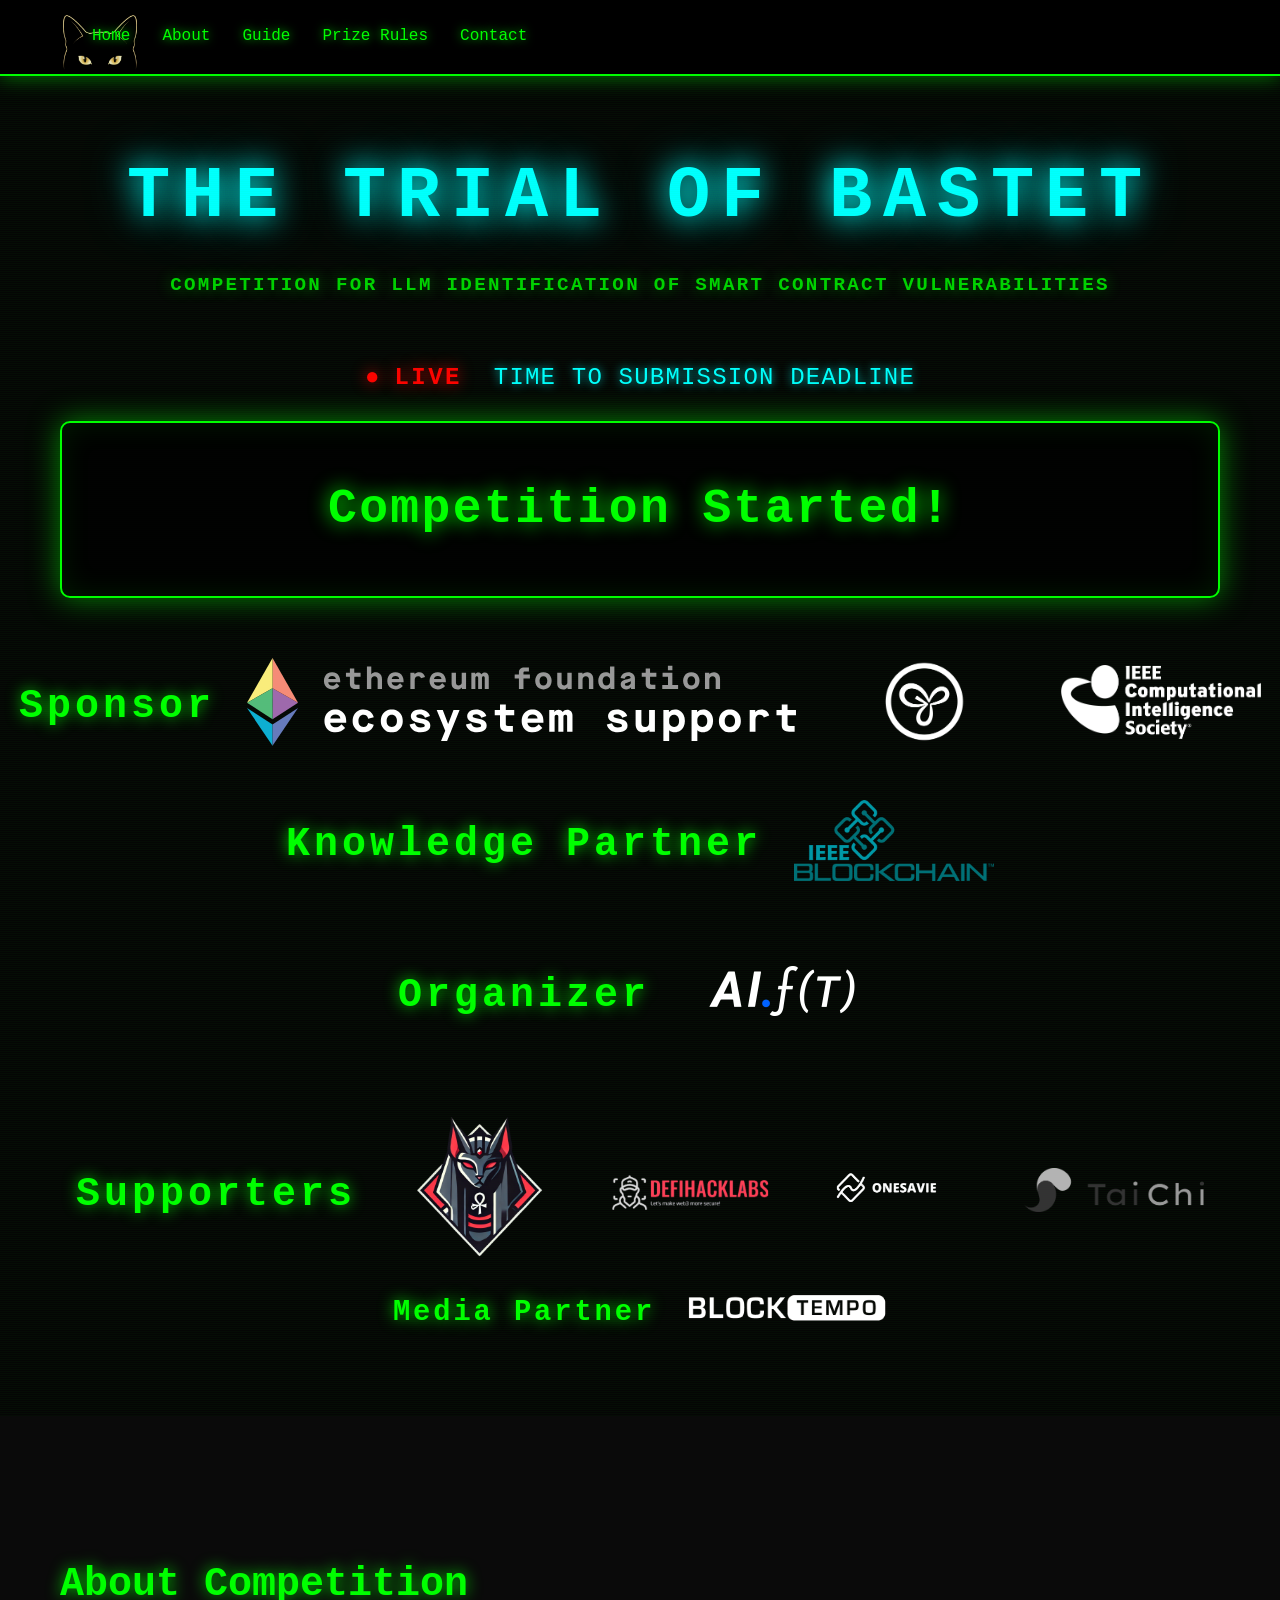
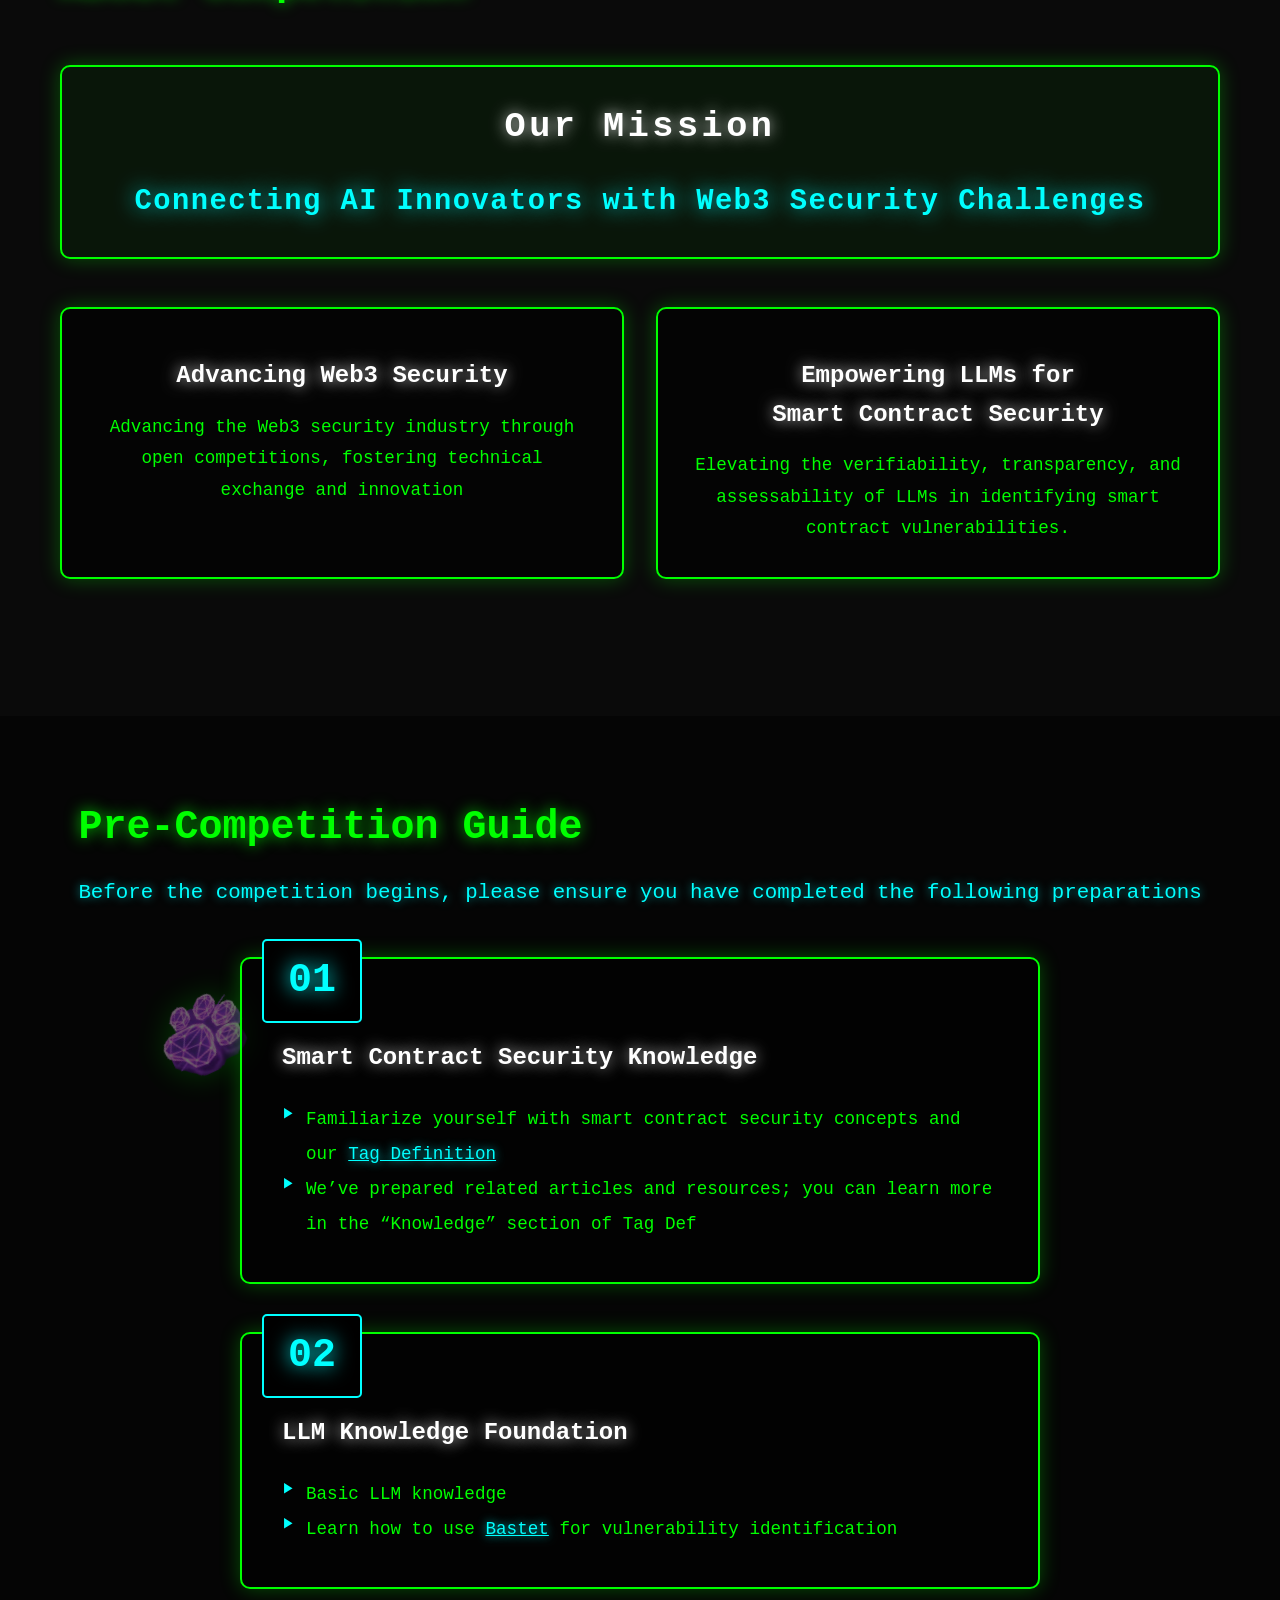
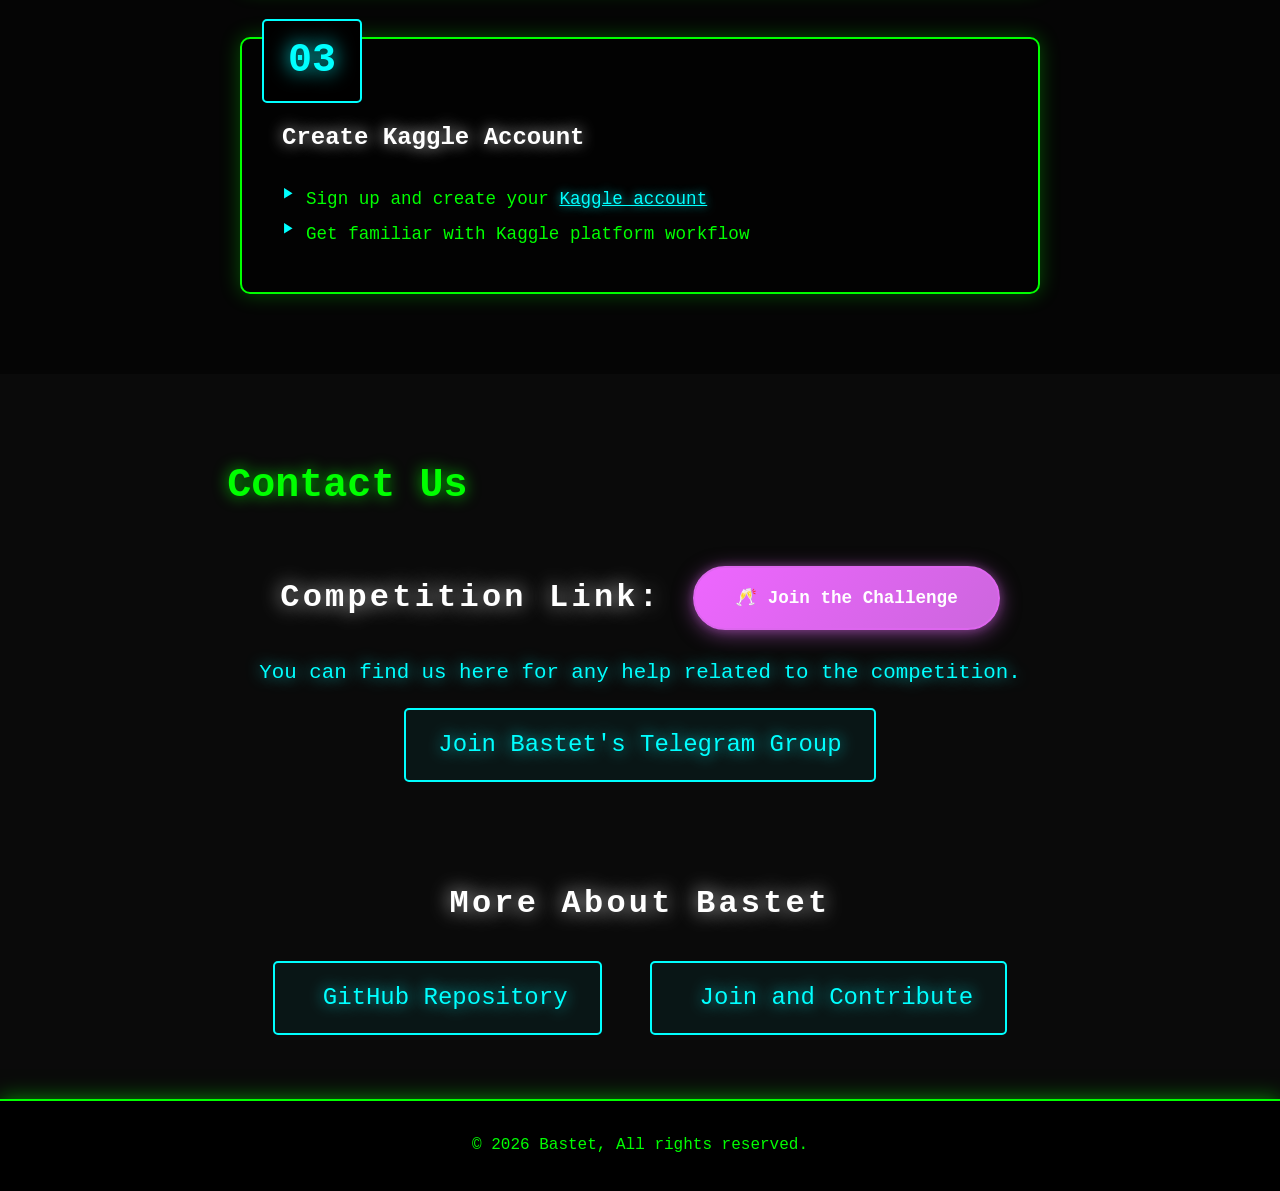
<file: index.html>
<!DOCTYPE html>
<html lang="zh-TW">
<head>
    <meta charset="UTF-8">
    <meta name="viewport" content="width=device-width, initial-scale=1.0">
    <title>Kaggle Competition</title>
    <link rel="stylesheet" href="style.css">
    <!-- Clarity -->
    <script type="text/javascript">
        (function(c,l,a,r,i,t,y){
            c[a]=c[a]||function(){(c[a].q=c[a].q||[]).push(arguments)};
            t=l.createElement(r);t.async=1;t.src="https://www.clarity.ms/tag/"+i;
            y=l.getElementsByTagName(r)[0];y.parentNode.insertBefore(t,y);
        })(window, document, "clarity", "script", "v9bqrgb0ro");
    </script>
    <!-- Google tag (gtag.js) -->
        <script async src="https://www.googletagmanager.com/gtag/js?id=G-KCT51GGSFN"></script>
        <script>
        window.dataLayer = window.dataLayer || [];
        function gtag(){dataLayer.push(arguments);}
        gtag('js', new Date());

        gtag('config', 'G-KCT51GGSFN');
        </script>
</head>
<body>
    <header>
        <div class="cat-peek-decoration">
            <img src="images/cat_peek.png" alt="Bastet Cat">
        </div>
        <nav>
            <ul>
                <li><a href="#home" data-zh="首頁" data-en="Home">首頁</a></li>
                <li><a href="#about" data-zh="關於比賽" data-en="About">關於比賽</a></li>
                <li><a href="#services" data-zh="賽前準備" data-en="Guide">賽前準備</a></li>
                <li><a href="prize-rules.html" data-zh="獎勵規則" data-en="Prize Rules">獎勵規則</a></li>
                <li><a href="#contact" data-zh="聯絡" data-en="Contact">聯絡</a></li>
            </ul>
            <button id="langToggle" class="lang-toggle">EN</button>
        </nav>
    </header>

    <section id="home" class="hero">
        <div class="container">
            <h1 class="main-title" data-zh="芭斯特的考驗" data-en="THE TRIAL OF BASTET">芭斯特的考驗</h1>
            <p class="subtitle" data-zh="智慧合約漏洞 LLM 識別挑戰賽" data-en="COMPETITION FOR LLM IDENTIFICATION OF SMART CONTRACT VULNERABILITIES">Kaggle 智慧合約漏洞 LLM 識別挑戰賽</p>
            <div class="countdown-status">
                <p class="live-badge"><span class="live-dot">●</span> LIVE</p>
                <p class="countdown-label" data-zh="提交截止倒數" data-en="TIME TO SUBMISSION DEADLINE">提交截止倒數</p>
            </div>
            <div class="countdown-container">
                <p id="countdown"><span id="days">--</span><span class="separator">:</span><span id="hours">--</span><span class="separator">:</span><span id="minutes">--</span><span class="separator">:</span><span id="seconds">--</span></p>
            </div>
            <div class="supporter-section">
                <div class="supporter-group">
                    <h3 class="supporter-title" data-zh="領銜支持" data-en="Sponsor">領銜支持</h3>
                    <a href="https://esp.ethereum.foundation/" target="_blank" rel="noopener noreferrer">
                        <img src="images/ESP_icon.svg" alt="ESP Icon" class="supporter-icon esp-icon">
                    </a>
                    <a href="https://www.gccofficial.org/" target="_blank" rel="noopener noreferrer">
                        <img src="images/GCC_Logo.png" alt="GCC Logo" class="supporter-icon gcc-icon">
                    </a>
                        <a href="https://www.ieee-cis-singapore.org/" target="_blank" rel="noopener noreferrer">
                        <img src="images/IEEE_CIS_logo_White_RGB_300ppi.png" alt="IEEE CIS Logo" class="supporter-icon gcc-icon">
                    </a>
                </div>
                <div class="supporter-group knowledge-partner-group">
                    <h3 class="supporter-title" data-zh="知識夥伴" data-en="Knowledge Partner">知識夥伴</h3>
                    <a href="https://blockchain.ieee.org/" target="_blank" rel="noopener noreferrer">
                        <img src="images/IEEE_Blockchain_Technical_Community_Logo.png" alt="IEEE Blockchain Technical Community" class="supporter-icon ieee-icon">
                    </a>
                </div>
                <div class="supporter-group">
                    <h3 class="supporter-title" data-zh="主辦單位" data-en="Organizer">主辦單位</h3>
                    <a href="https://aift.io/" target="_blank" rel="noopener noreferrer">
                        <img src="images/AIFT_logo.png" alt="AIFT" class="supporter-icon aift-icon">
                    </a>
                </div>
                <div class="supporter-group supporters-group">
                    <h3 class="supporter-title" data-zh="支持夥伴" data-en="Supporters">支持夥伴</h3>
                    <div class="supporters-logos">
                        <a href="https://github.com/OneSavieLabs/Bastet" target="_blank" rel="noopener noreferrer">
                            <img src="images/cattt.png" alt="Bastet" class="supporter-icon">
                        </a>
                        <a href="https://defihacklabs.io/" target="_blank" rel="noopener noreferrer">
                            <img src="images/defihacklabs_logo.png" alt="DeFiHackLabs" class="supporter-icon">
                        </a>
                        <a href="https://onesavie.com/" target="_blank" rel="noopener noreferrer">
                            <img src="images/onesavie.png" alt="OneSavie Labs" class="supporter-icon">
                        </a>
                        <a href="https://taichiaudit.com/" target="_blank" rel="noopener noreferrer">
                            <img src="images/taichi.png" alt="TaiChi Audit Group" class="supporter-icon">
                        </a>
                    </div>
                </div>
                <div class="supporter-group media-partner-group">
                    <h3 class="supporter-title" data-zh="媒體夥伴" data-en="Media Partner">媒體夥伴</h3>
                    <a href="https://blocktempo.com/" target="_blank" rel="noopener noreferrer">
                        <img src="images/blocktempo.png" alt="BlockTempo" class="supporter-icon">
                    </a>
                </div>
            </div>
        </div>
    </section>

    <section id="about">
        <div class="container">
            <h2 data-zh="關於比賽" data-en="About Competition">關於比賽</h2>
            
            <div class="mission-statement">
                <h3 class="mission-title" data-zh="我們的使命" data-en="Our Mission">我們的使命</h3>
                <p class="mission-highlight" data-zh="搭建區塊鏈與人工智慧人才的橋樑" data-en="Connecting AI Innovators with Web3 Security Challenges">搭建區塊鏈與人工智慧人才的橋樑</p>
            </div>
            
            <div class="objectives">
                <div class="objective-card">
                    <div class="icon-wrapper">
                    </div>
                    <h4 data-zh="促進 Web3 安全產業進步" data-en="Advancing Web3 Security">促進 Web3 安全產業進步</h4>
                    <p data-zh="藉由公開的比賽推進 Web3 安全產業發展，促進技術交流與創新" data-en="Advancing the Web3 security industry through open competitions, fostering technical exchange and innovation">藉由公開的比賽推進 Web3 安全產業發展，促進技術交流與創新</p>
                </div>
                
                <div class="objective-card">
                    <div class="icon-wrapper">
                    </div>
                    <h4 data-zh="提升 LLM 在智慧合約安全的應用" data-en="Empowering LLMs for<br>Smart Contract Security">提升 LLM 在智慧合約安全的應用</h4>
                    <p data-zh="讓 LLM 在辨識合約漏洞上具有更高的可驗證性、透明度與可評估性" data-en="Elevating the verifiability, transparency, and assessability of LLMs in identifying smart contract vulnerabilities.">讓 LLM 在辨識合約漏洞上具有更高的可驗證性、透明度與可評估性</p>
                </div>
            </div>
        </div>
    </section>

    <section id="services">
        <div class="container">
            <h2 data-zh="賽前準備" data-en="Pre-Competition Guide">賽前準備</h2>
            
            <div class="guide-intro">
                <p data-zh="在正式開始比賽之前，請確保您已完成以下準備事項" data-en="Before the competition begins, please ensure you have completed the following preparations">在正式開始比賽之前，請確保您已完成以下準備事項</p>
            </div>
            
            <div class="guide-steps">
                <div class="cat-paw-print paw-left paw-1">
                    <img src="images/cat_print.jpg" alt="Cat Paw Print">
                </div>
                <div class="cat-paw-print paw-left paw-2">
                    <img src="images/cat_print.jpg" alt="Cat Paw Print">
                </div>
                <div class="cat-paw-print paw-left paw-3">
                    <img src="images/cat_print.jpg" alt="Cat Paw Print">
                </div>
                
                <div class="step-card">
                    <div class="step-number">01</div>
                    <h3 data-zh="智慧合約安全知識" data-en="Smart Contract Security Knowledge"></h3>
                    <ul class="step-list">
                        <li data-zh='熟悉智慧合約安全概念以及我們的 <a href="https://www.notion.so/Tag-Definitions-2228aea330a9802ba305c684aff241f7?source=copy_link" target="_blank" class="guide-link">Tag Definition</a>' data-en='Familiarize yourself with smart contract security concepts and our <a href="https://www.notion.so/Tag-Definitions-2228aea330a9802ba305c684aff241f7?source=copy_link" target="_blank" class="guide-link">Tag Definition</a>'>熟悉智慧合約安全概念以及我們的 <a href="https://www.notion.so/Tag-Definitions-2228aea330a9802ba305c684aff241f7?source=copy_link" target="_blank" class="guide-link">Tag Definition</a></li>
                        <li data-zh="我們有準備相關文章跟知識，您可以在 Tag Def 的 Knowledge 欄位了解更多" data-en="We’ve prepared related articles and resources; you can learn more in the “Knowledge” section of Tag Def">我們有準備相關文章跟知識，你可以在 Tag Def 的 Knowledge 欄位了解更多</li>
                    </ul>
                </div>
                
                <div class="step-card">
                    <div class="step-number">02</div>
                    <h3 data-zh="LLM 知識基礎" data-en="LLM Knowledge Foundation">LLM 知識基礎</h3>
                    <ul class="step-list">
                        <li data-zh="具備 LLM 知識基礎" data-en="Basic LLM knowledge">具備 LLM 知識基礎</li>
                        <li data-zh='瞭解如何使用 <a href="https://github.com/OneSavieLabs/Bastet" target="_blank" class="guide-link">Bastet</a> 辨識漏洞' data-en='Learn how to use <a href="https://github.com/OneSavieLabs/Bastet" target="_blank" class="guide-link">Bastet</a> for vulnerability identification'>瞭解如何使用 <a href="https://github.com/OneSavieLabs/Bastet" target="_blank" class="guide-link">Bastet</a> 辨識漏洞</li>
                    </ul>
                </div>
                
                <div class="step-card">
                    <div class="step-number">03</div>
                    <h3 data-zh="建立 Kaggle 帳號" data-en="Create Kaggle Account">建立 Kaggle 帳號</h3>
                    <ul class="step-list">
                        <li data-zh='註冊並建立您的 <a href="https://www.kaggle.com/" target="_blank" class="guide-link">Kaggle 帳號</a>' data-en='Sign up and create your <a href="https://www.kaggle.com/" target="_blank" class="guide-link">Kaggle account</a>'>註冊並建立您的 <a href="https://www.kaggle.com/" target="_blank" class="guide-link">Kaggle 帳號</a></li>
                        <li data-zh="熟悉 Kaggle 平台操作流程" data-en="Get familiar with Kaggle platform workflow">熟悉 Kaggle 平台操作流程</li>
                    </ul>
                </div>
            </div>
        </div>
    </section>

    <section id="contact">
        <div class="container">
            <h2 data-zh="聯絡我們" data-en="Contact Us">聯絡我們</h2>
            <div class="contact-content">
                <div class="competition-link-section">
                    <h3 class="bastet-title" data-zh="比賽連結:" data-en="Competition Link:">比賽連結:</h3>
                    <a href="https://www.kaggle.com/competitions/onesavie-bastet" target="_blank" rel="noopener noreferrer" class="notify-trigger-inline" data-zh="🥂 加入挑戰" data-en="🥂 Join the Challenge">🥂 Join the Challenge</a>
                </div>
                <p class="update-notice" data-zh="我們正緊鑼密鼓的為比賽做準備，比賽的詳細資訊會陸續更新，敬請期待！ 😺" data-en="You can find us here for any help related to the competition.">我們正緊鑼密鼓的為比賽做準備，比賽的詳細資訊會陸續更新，敬請期待！</p>
                <p class="contact-link-text">
                    <a href="https://t.me/+3uX2oxDpyKA5NWU1" target="_blank" class="contact-inline-link" data-zh="歡迎與我們聯繫" data-en="Join Bastet's Telegram Group">歡迎與我們聯繫</a>
                </p>                
                <div class="bastet-more">
                    <h3 class="bastet-title" data-zh="更多關於 Bastet" data-en="More About Bastet">更多關於 Bastet</h3>
                    <div class="bastet-links">
                        <a href="https://github.com/OneSavieLabs/Bastet" target="_blank" class="bastet-link">
                            <span class="link-icon"></span>
                            <span data-zh="GitHub Repository" data-en="GitHub Repository">GitHub Repository</span>
                        </a>
                        <a href="https://www.notion.so/Join-and-Contribute-to-the-Bastet-Dataset-1128aea330a980519213d0762fa5e560" target="_blank" class="bastet-link">
                            <span class="link-icon"></span>
                            <span data-zh="加入並貢獻力量" data-en="Join and Contribute">加入並貢獻力量</span>
                        </a>
                    </div>
                </div>
            </div>
        </div>
    </section>

    <footer>
        <p data-zh="&copy; 2026 Bastet. All rights reserved." data-en="&copy; 2026 Bastet, All rights reserved.">&copy; 2026 Bastet. All rights reserved.</p>
    </footer>

    
    <div id="notifyModal" class="notify-modal">
        <div class="notify-modal-content">
            <button class="notify-close" id="closeNotify">&times;</button>
            <div class="notify-header">
                <h3 data-zh="芭斯特想通知您！" data-en="Get Notified by Bastet!">Get Notified by Bastet!</h3>
            </div>
            <p class="notify-description" data-zh="當比賽正式開始時，我們會發送郵件通知您" data-en="We'll email you when the competition officially begins">We'll email you when the competition officially begins</p>
            <form id="notifyForm" class="notify-form">
                <input 
                    type="email" 
                    id="emailInput" 
                    class="notify-input" 
                    placeholder="your.email@example.com"
                    data-zh-placeholder="您的電子郵件"
                    data-en-placeholder="your.email@example.com"
                    required
                >
                <button type="submit" class="notify-submit" data-zh="通知我" data-en="Notify Me">Notify Me</button>
            </form>
            <p class="notify-privacy" data-zh="我們尊重您的隱私，絕不會分享您的資訊" data-en="We respect your privacy and will never share your information">We respect your privacy and will never share your information</p>
        </div>
    </div>

    <script src="script.js"></script>
</body>
</html>
</file>
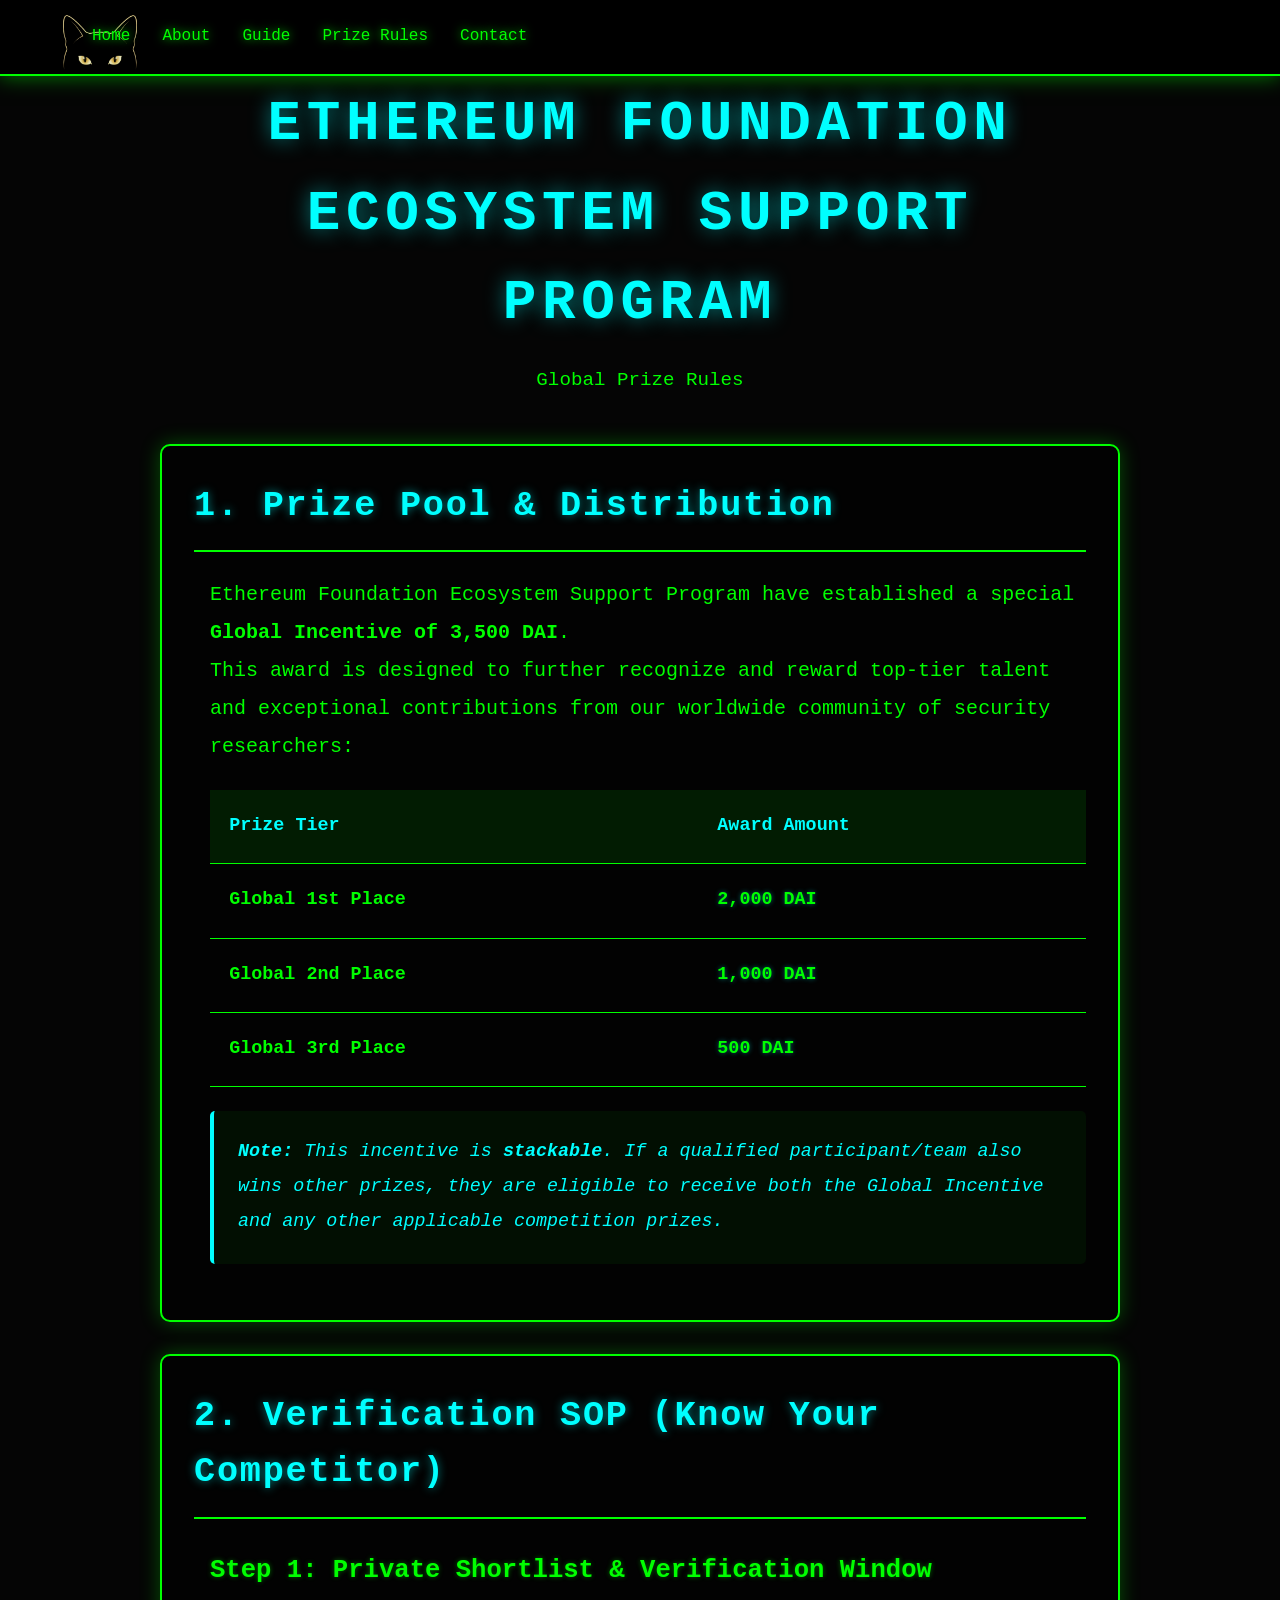
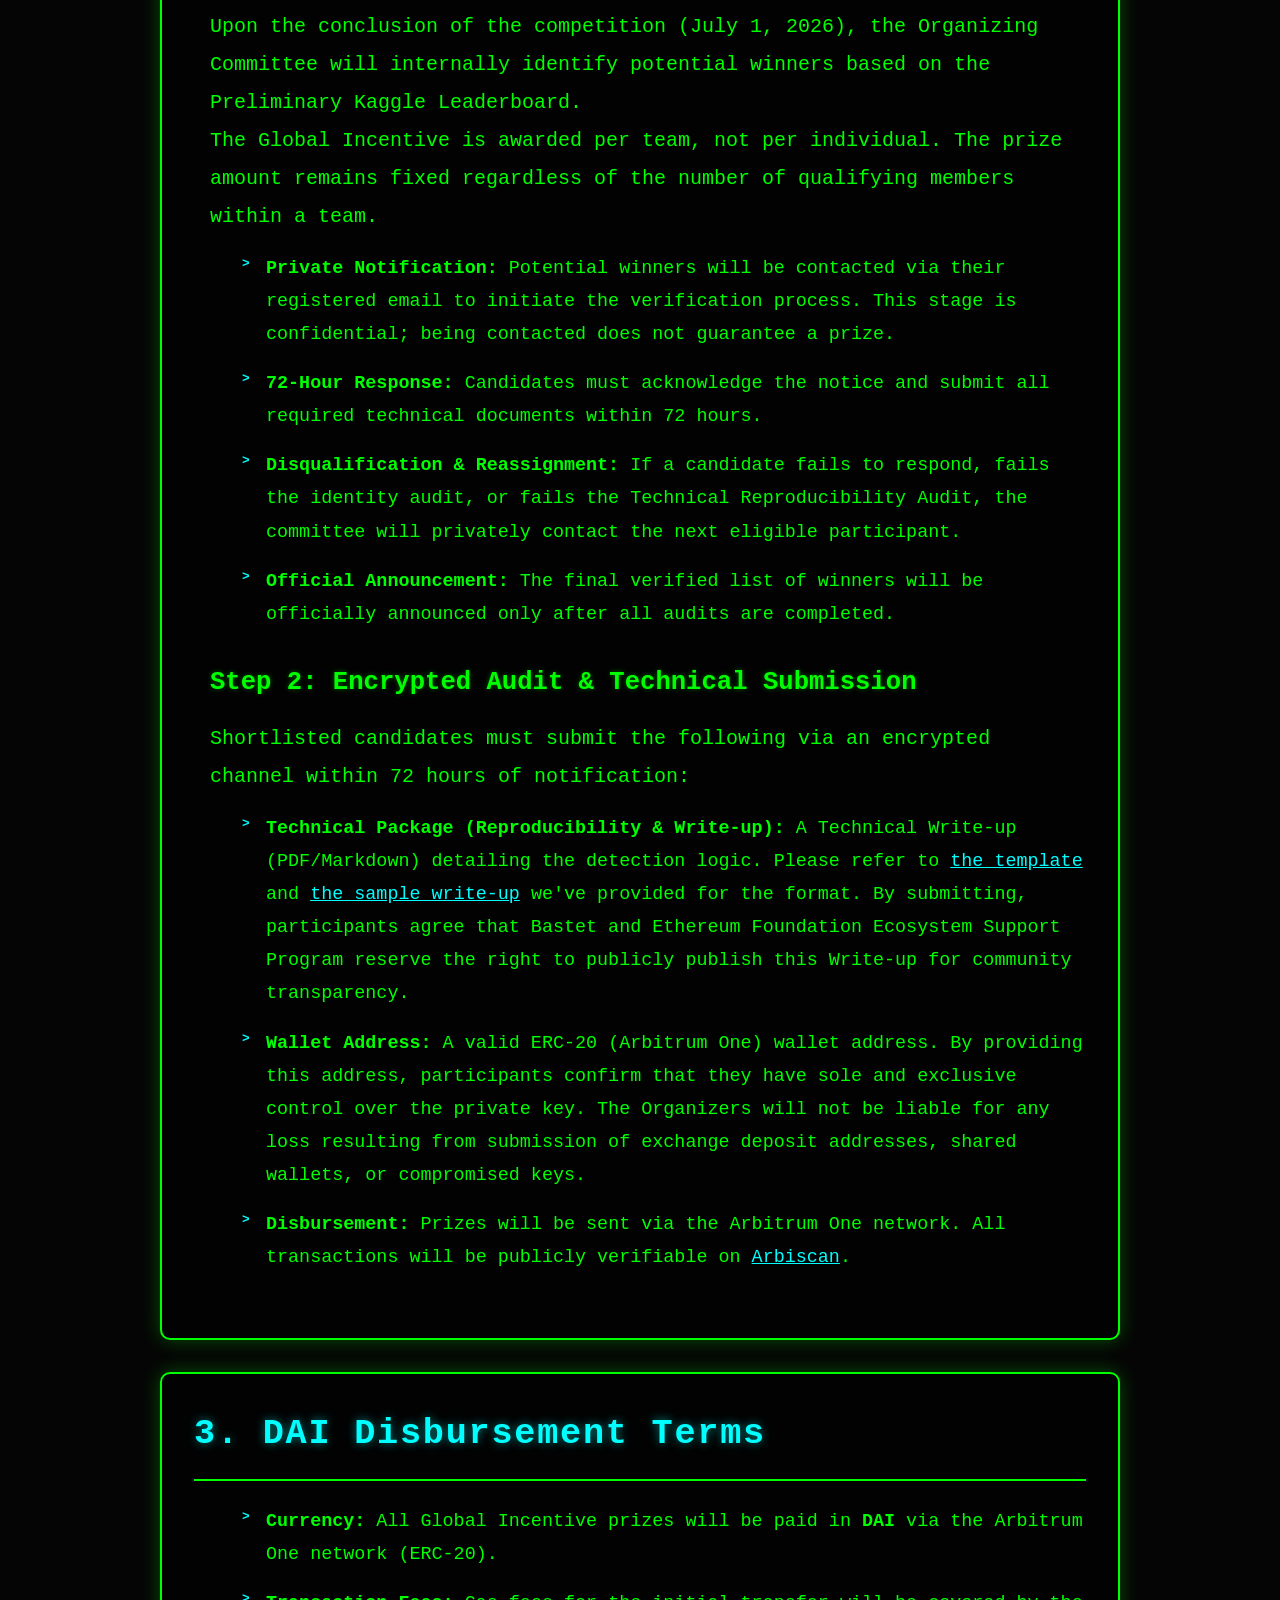
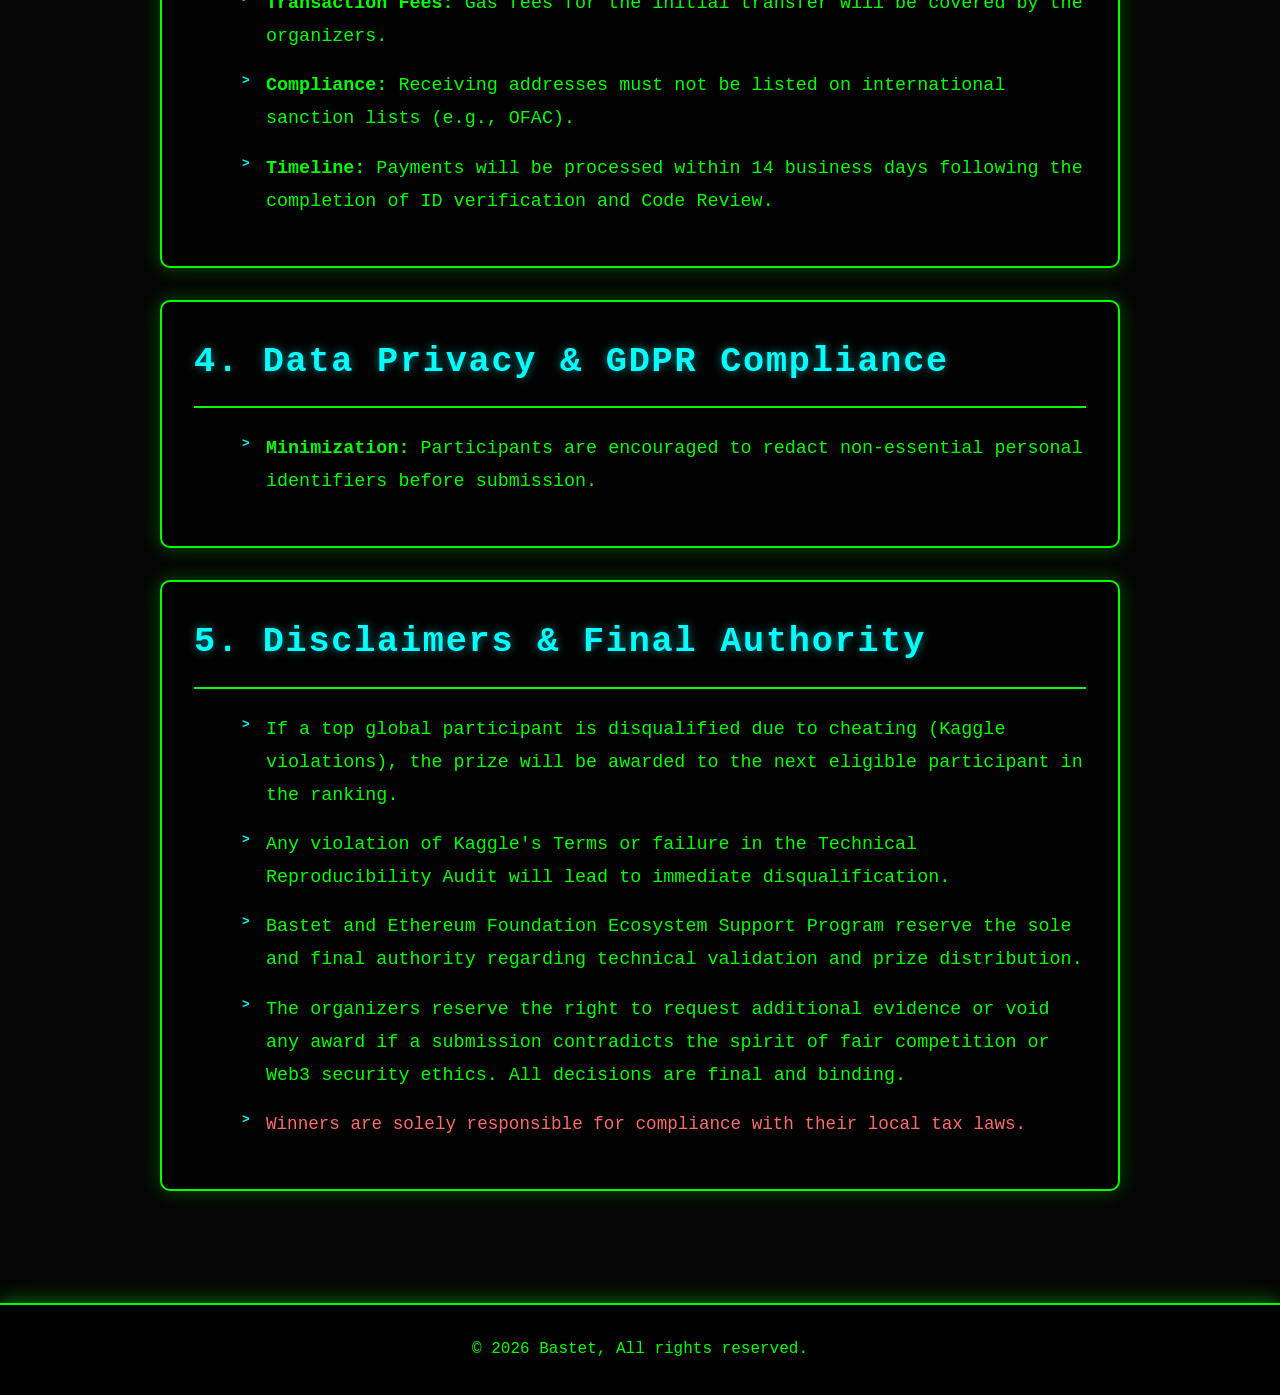
<file: prize-rules-esp.html>
<!DOCTYPE html>
<html lang="zh-TW">
<head>
    <meta charset="UTF-8">
    <meta name="viewport" content="width=device-width, initial-scale=1.0">
    <title>ESP Prize Rules - Bastet Kaggle Competition</title>
    <link rel="stylesheet" href="style.css">
    <!-- Clarity -->
    <script type="text/javascript">
        (function(c,l,a,r,i,t,y){
            c[a]=c[a]||function(){(c[a].q=c[a].q||[]).push(arguments)};
            t=l.createElement(r);t.async=1;t.src="https://www.clarity.ms/tag/"+i;
            y=l.getElementsByTagName(r)[0];y.parentNode.insertBefore(t,y);
        })(window, document, "clarity", "script", "v9bqrgb0ro");
    </script>
    <!-- Google tag (gtag.js) -->
        <script async src="https://www.googletagmanager.com/gtag/js?id=G-KCT51GGSFN"></script>
        <script>
        window.dataLayer = window.dataLayer || [];
        function gtag(){dataLayer.push(arguments);}
        gtag('js', new Date());

        gtag('config', 'G-KCT51GGSFN');
        </script>
    <style>
        .prize-rules-section {
            padding: 5rem 0;
            min-height: auto;
        }

        .prize-rules-container {
            max-width: 1000px;
            margin: 0 auto;
            padding: 0 20px;
        }

        .back-link {
            color: #00ffff;
            text-decoration: none;
            font-size: 1.1rem;
            margin-bottom: 2rem;
            display: inline-block;
            transition: all 0.3s ease;
        }

        .back-link:hover {
            text-shadow: 0 0 10px rgba(0, 255, 255, 0.6);
        }

        .prize-rules-title {
            font-size: 3.5rem;
            color: #00ffff;
            text-shadow: 0 0 20px rgba(0, 255, 255, 0.5);
            text-align: center;
            margin-bottom: 1rem;
            letter-spacing: 0.1em;
        }

        .prize-rules-subtitle {
            text-align: center;
            color: #00ff00;
            font-size: 1.2rem;
            margin-bottom: 3rem;
        }

        .rule-section {
            background: rgba(0, 0, 0, 0.6);
            border: 2px solid #00ff00;
            border-radius: 10px;
            padding: 2rem;
            margin-bottom: 2rem;
            box-shadow: 0 0 20px rgba(0, 255, 0, 0.3);
            transition: all 0.3s ease;
        }

        .rule-section:hover {
            border-color: #00ffff;
            box-shadow: 0 0 30px rgba(0, 255, 255, 0.5);
            background: rgba(0, 0, 0, 0.8);
        }

        .rule-section h3 {
            font-size: 2.2rem;
            color: #00ffff;
            text-shadow: 0 0 10px rgba(0, 255, 255, 0.5);
            margin-bottom: 1.5rem;
            border-bottom: 2px solid #00ff00;
            padding-bottom: 1rem;
            letter-spacing: 0.05em;
        }

        .prize-table {
            width: 100%;
            margin: 1.5rem 0;
            border-collapse: collapse;
        }

        .prize-table tr {
            border-bottom: 1px solid #00ff00;
        }

        .prize-table td, .prize-table th {
            padding: 1.2rem;
            text-align: left;
            color: #00ff00;
            font-size: 1.15rem;
        }

        .prize-table th {
            background: rgba(0, 255, 0, 0.1);
            color: #00ffff;
            font-weight: bold;
            text-shadow: none;
        }

        .prize-amount {
            color: #00ffff;
            font-weight: bold;
            font-size: 1.3rem;
            text-shadow: 0 0 5px rgba(0, 255, 255, 0.4);
        }

        .rule-subsection {
            margin: 2rem 0;
        }

        .rule-subsection h4 {
            font-size: 1.6rem;
            color: #00ff00;
            text-shadow: 0 0 5px rgba(0, 255, 0, 0.4);
            margin-bottom: 1rem;
            margin-left: 1rem;
        }

        .rule-content {
            color: #00ff00;
            line-height: 1.9;
            font-size: 1.25rem;
            margin-left: 1rem;
        }

        .rule-content ul {
            margin: 1rem 0 1rem 2rem;
            list-style: none;
        }

        .rule-content li {
            margin: 1rem 0;
            padding-left: 1.5rem;
            position: relative;
            line-height: 1.8;
        }

        .rule-content li:before {
            content: ">";
            position: absolute;
            left: 0;
            color: #00ffff;
            font-weight: bold;
        }

        .highlight-box {
            background: rgba(0, 255, 0, 0.05);
            border-left: 4px solid #00ffff;
            padding: 1.5rem;
            margin: 1.5rem 0;
            border-radius: 5px;
        }

        .highlight-box p {
            color: #00ffff;
            font-style: italic;
            text-shadow: none;
            font-size: 1.15rem;
        }

        .step-list {
            margin: 1rem 0;
            padding-left: 0;
        }

        .step-list li {
            margin: 1rem 0;
            font-size: 1.15rem;
        }

        .disclaimer {
            color: #ff6b6b;
            font-size: 1.1rem;
            margin-top: 0.5rem;
        }

        .link-text {
            color: #00ffff;
            text-decoration: underline;
        }

        a {
            color: #00ffff;
            text-shadow: none;
        }

        a:hover {
            text-shadow: 0 0 10px rgba(0, 255, 255, 0.6);
        }

        section#prizes {
            padding: 5rem 0;
            min-height: auto;
            display: block;
        }
    </style>
</head>
<body>
    <header>
        <div class="cat-peek-decoration">
            <img src="images/cat_peek.png" alt="Bastet Cat">
        </div>
        <nav>
            <ul>
                <li><a href="index.html#home" data-zh="首頁" data-en="Home">首頁</a></li>
                <li><a href="index.html#about" data-zh="關於比賽" data-en="About">關於比賽</a></li>
                <li><a href="index.html#services" data-zh="賽前準備" data-en="Guide">賽前準備</a></li>
                <li><a href="prize-rules.html" data-zh="獎勵規則" data-en="Prize Rules">獎勵規則</a></li>
                <li><a href="index.html#contact" data-zh="聯絡" data-en="Contact">聯絡</a></li>
            </ul>
            <button id="langToggle" class="lang-toggle">EN</button>
        </nav>
    </header>

    <section id="prizes" class="prize-rules-section">
        <div class="prize-rules-container">
            <h1 class="prize-rules-title">ETHEREUM FOUNDATION ECOSYSTEM SUPPORT PROGRAM</h1>
            <p class="prize-rules-subtitle">Global Prize Rules</p>

            <!-- Prize Pool Section -->
            <div class="rule-section">
                <h3>1. Prize Pool & Distribution</h3>
                <div class="rule-content">
                    <p>Ethereum Foundation Ecosystem Support Program have established a special <strong>Global Incentive of 3,500 DAI</strong>.</p>
                    <p>This award is designed to further recognize and reward top-tier talent and exceptional contributions from our worldwide community of security researchers:</p>
                    
                    <table class="prize-table">
                        <tr>
                            <th>Prize Tier</th>
                            <th>Award Amount</th>
                        </tr>
                        <tr>
                            <td><strong>Global 1st Place</strong></td>
                            <td class="prize-amount">2,000 DAI</td>
                        </tr>
                        <tr>
                            <td><strong>Global 2nd Place</strong></td>
                            <td class="prize-amount">1,000 DAI</td>
                        </tr>
                        <tr>
                            <td><strong>Global 3rd Place</strong></td>
                            <td class="prize-amount">500 DAI</td>
                        </tr>
                    </table>
                    
                    <div class="highlight-box">
                        <p><strong>Note:</strong> This incentive is <strong>stackable</strong>. If a qualified participant/team also wins other prizes, they are eligible to receive both the Global Incentive and any other applicable competition prizes.</p>
                    </div>
                </div>
            </div>

            <!-- Verification SOP Section -->
            <div class="rule-section">
                <h3>2. Verification SOP (Know Your Competitor)</h3>
                
                <div class="rule-subsection">
                    <h4>Step 1: Private Shortlist & Verification Window</h4>
                    <div class="rule-content">
                        <p>Upon the conclusion of the competition (July 1, 2026), the Organizing Committee will internally identify potential winners based on the Preliminary Kaggle Leaderboard.</p>
                        <p></p>The Global Incentive is awarded per team, not per individual. The prize amount remains fixed regardless of the number of qualifying members within a team.</p>
                        <ul class="step-list">
                            <li><strong>Private Notification:</strong> Potential winners will be contacted via their registered email to initiate the verification process. This stage is confidential; being contacted does not guarantee a prize.</li>
                            
                            <li><strong>72-Hour Response:</strong> Candidates must acknowledge the notice and submit all required technical documents within 72 hours.</li>
                            
                            <li><strong>Disqualification & Reassignment:</strong> If a candidate fails to respond, fails the identity audit, or fails the Technical Reproducibility Audit, the committee will privately contact the next eligible participant.</li>
                            
                            <li><strong>Official Announcement:</strong> The final verified list of winners will be officially announced only after all audits are completed.</li>
                        </ul>
                    </div>
                </div>

                <div class="rule-subsection">
                    <h4>Step 2: Encrypted Audit & Technical Submission</h4>
                    <div class="rule-content">
                        <p>Shortlisted candidates must submit the following via an encrypted channel within 72 hours of notification:</p>
                        
                        <ul class="step-list">
                            <li>
                                <strong>Technical Package (Reproducibility & Write-up):</strong> A Technical Write-up (PDF/Markdown) detailing the detection logic. Please refer to <a href="https://github.com/onesavielabs/Bastet_Kaggle_Website/blob/main/writeups/writeup-template.md" target="_blank">the template</a> and <a href="https://github.com/onesavielabs/Bastet_Kaggle_Website/blob/main/writeups/writeup-example.md" target="_blank">the sample write-up</a> we've provided for the format. By submitting, participants agree that Bastet and Ethereum Foundation Ecosystem Support Program  reserve the right to publicly publish this Write-up for community transparency.
                            </li>
                            
                            <li>
                                <strong>Wallet Address:</strong> A valid ERC-20 (Arbitrum One) wallet address. By providing this address, participants confirm that they have sole and exclusive control over the private key. The Organizers will not be liable for any loss resulting from submission of exchange deposit addresses, shared wallets, or compromised keys.
                            </li>
                            
                            <li>
                                <strong>Disbursement:</strong> Prizes will be sent via the Arbitrum One network. All transactions will be publicly verifiable on <a href="https://arbiscan.io/" target="_blank">Arbiscan</a>.
                            </li>
                        </ul>
                    </div>
                </div>
            </div>

            <!-- DAI Disbursement Terms Section -->
            <div class="rule-section">
                <h3>3. DAI Disbursement Terms</h3>
                <div class="rule-content">
                    <ul class="step-list">
                        <li><strong>Currency:</strong> All Global Incentive prizes will be paid in <strong>DAI</strong> via the Arbitrum One network (ERC‑20).</li>
                        
                        <li><strong>Transaction Fees:</strong> Gas fees for the initial transfer will be covered by the organizers.</li>
                        
                        <li><strong>Compliance:</strong> Receiving addresses must not be listed on international sanction lists (e.g., OFAC).</li>
                        
                        <li><strong>Timeline:</strong> Payments will be processed within 14 business days following the completion of ID verification and Code Review.</li>
                    </ul>
                </div>
            </div>

            <!-- Data Privacy Section -->
            <div class="rule-section">
                <h3>4. Data Privacy & GDPR Compliance</h3>
                <div class="rule-content">
                    <ul class="step-list">
                        <li><strong>Minimization:</strong> Participants are encouraged to redact non-essential personal identifiers before submission.</li>
                    </ul>
                </div>
            </div>

            <!-- Disclaimers & Final Authority Section -->
            <div class="rule-section">
                <h3>5. Disclaimers & Final Authority</h3>
                <div class="rule-content">
                    <ul class="step-list">
                        <li>If a top global participant is disqualified due to cheating (Kaggle violations), the prize will be awarded to the next eligible participant in the ranking.</li>
                        
                        <li>Any violation of Kaggle's Terms or failure in the Technical Reproducibility Audit will lead to immediate disqualification.</li>
                        
                        <li>Bastet and Ethereum Foundation Ecosystem Support Program  reserve the sole and final authority regarding technical validation and prize distribution.</li>
                        
                        <li>The organizers reserve the right to request additional evidence or void any award if a submission contradicts the spirit of fair competition or Web3 security ethics. All decisions are final and binding.</li>
                        
                        <li><span class="disclaimer">Winners are solely responsible for compliance with their local tax laws.</span></li>
                    </ul>
                </div>
            </div>
        </div>
    </section>

    <footer>
        <p data-zh="&copy; 2026 Bastet. All rights reserved." data-en="&copy; 2026 Bastet, All rights reserved.">&copy; 2026 Bastet. All rights reserved.</p>
    </footer>

    <script src="script.js"></script>
</body>
</html>
</file>
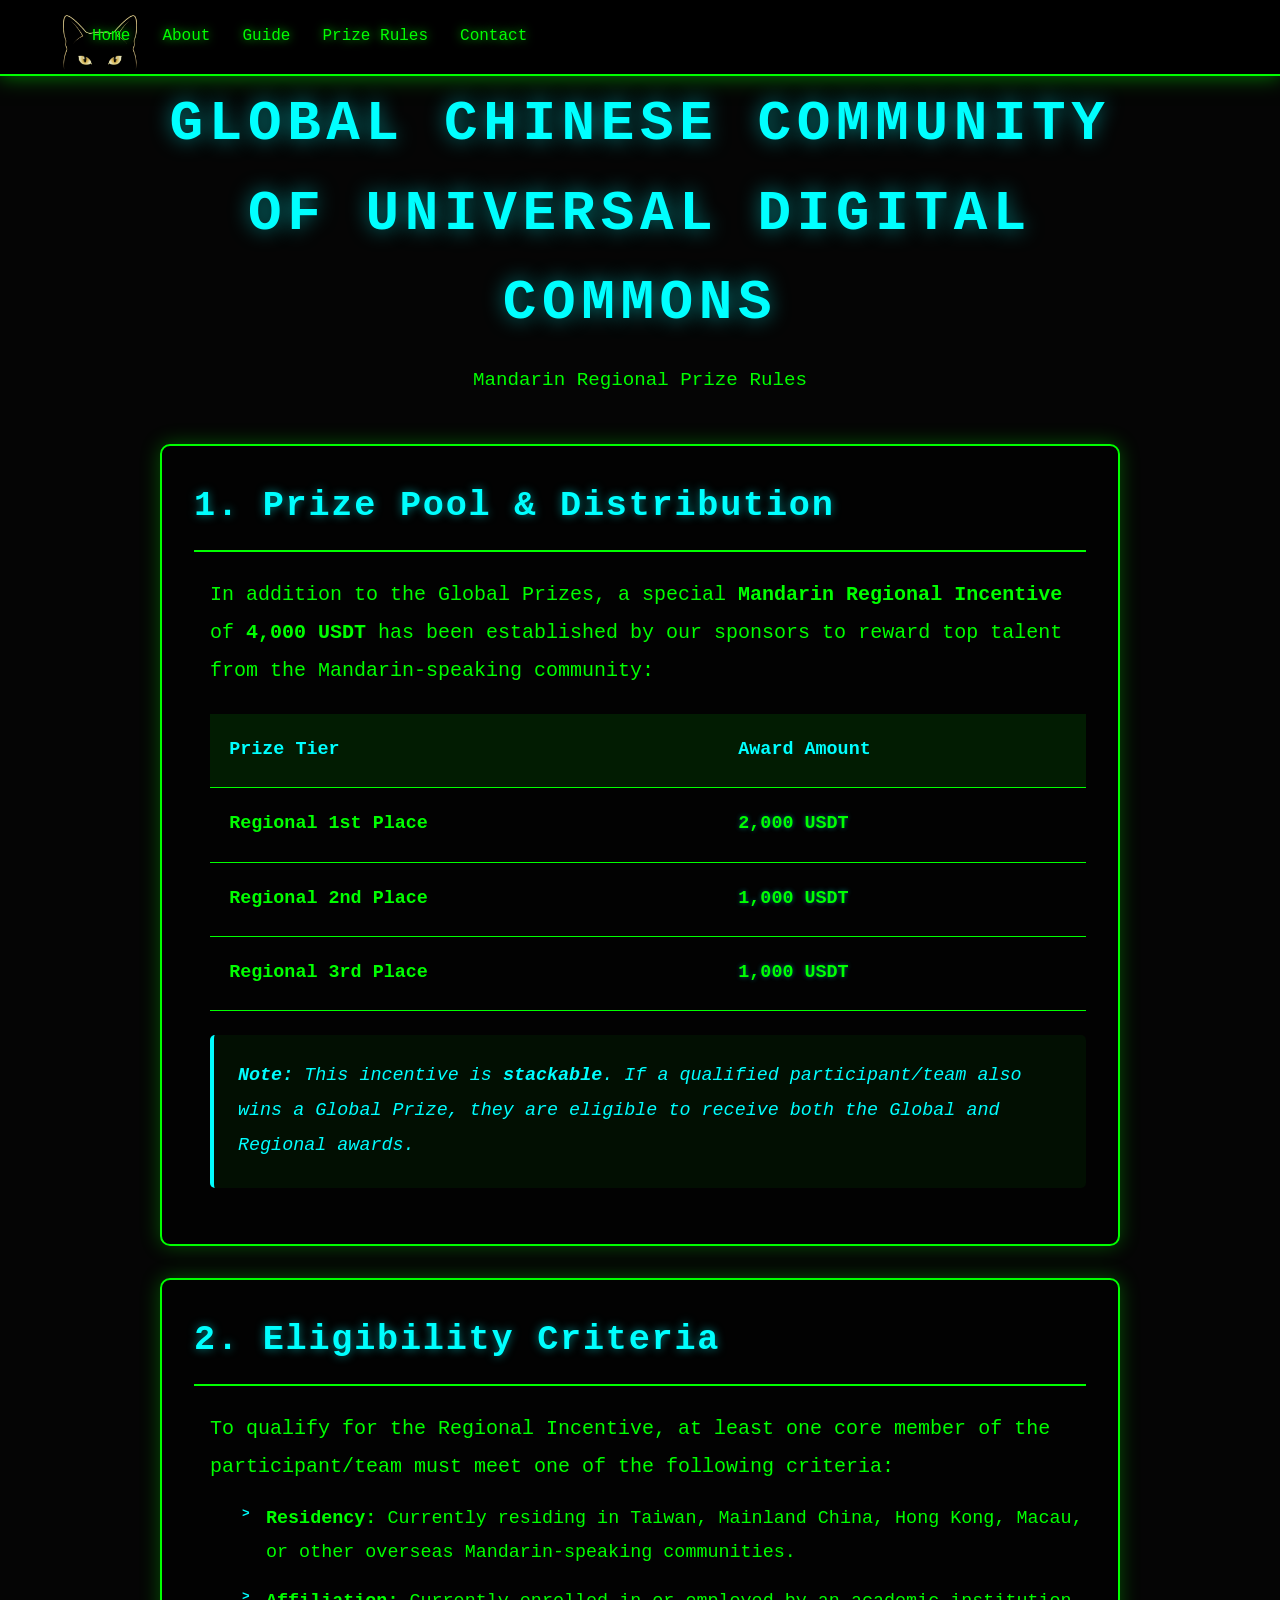
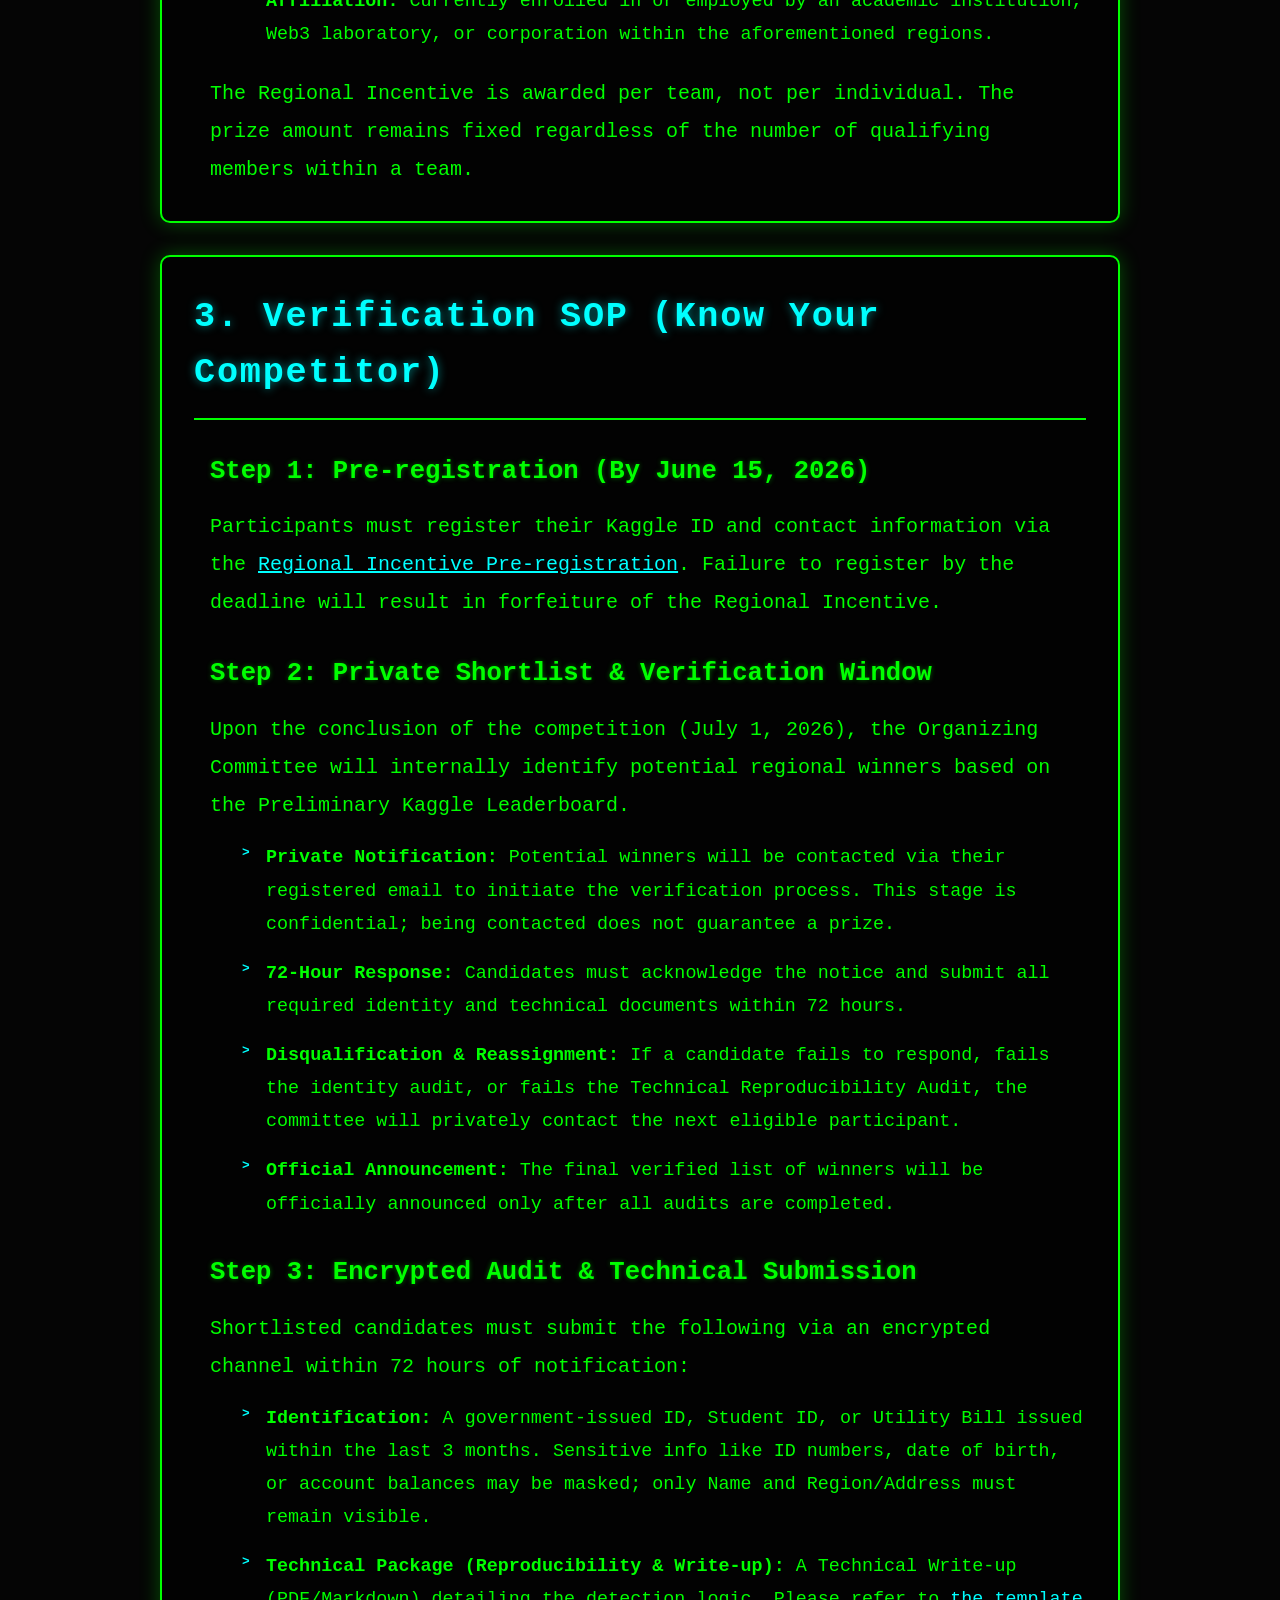
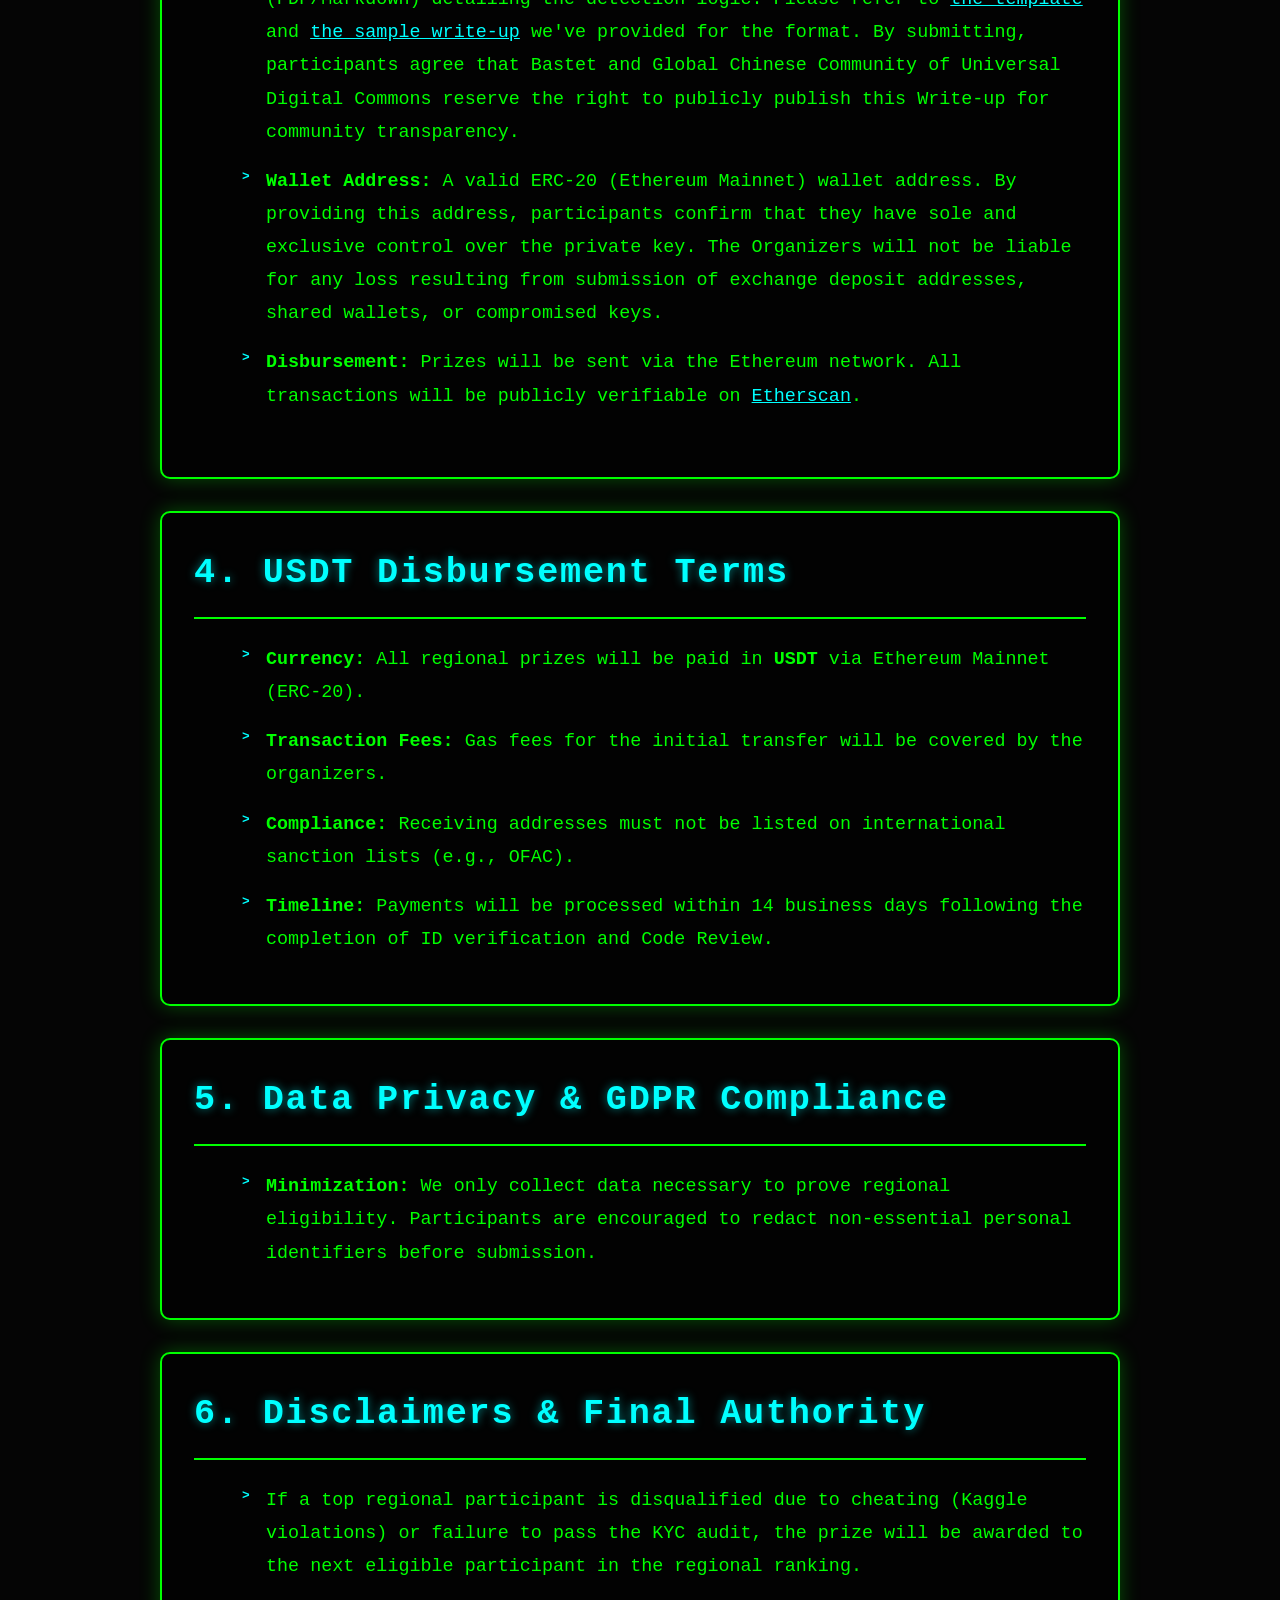
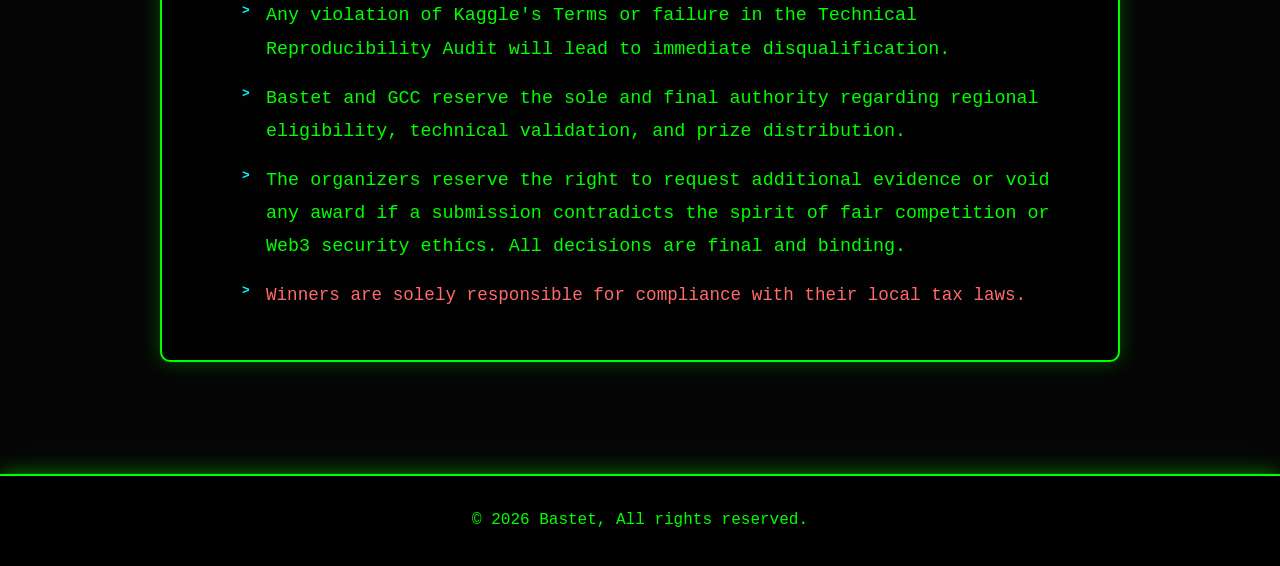
<file: prize-rules-gcc.html>
<!DOCTYPE html>
<html lang="zh-TW">
<head>
    <meta charset="UTF-8">
    <meta name="viewport" content="width=device-width, initial-scale=1.0">
    <title>GCC Prize Rules - Bastet Kaggle Competition</title>
    <link rel="stylesheet" href="style.css">
    <!-- Clarity -->
    <script type="text/javascript">
        (function(c,l,a,r,i,t,y){
            c[a]=c[a]||function(){(c[a].q=c[a].q||[]).push(arguments)};
            t=l.createElement(r);t.async=1;t.src="https://www.clarity.ms/tag/"+i;
            y=l.getElementsByTagName(r)[0];y.parentNode.insertBefore(t,y);
        })(window, document, "clarity", "script", "v9bqrgb0ro");
    </script>
    <!-- Google tag (gtag.js) -->
        <script async src="https://www.googletagmanager.com/gtag/js?id=G-KCT51GGSFN"></script>
        <script>
        window.dataLayer = window.dataLayer || [];
        function gtag(){dataLayer.push(arguments);}
        gtag('js', new Date());

        gtag('config', 'G-KCT51GGSFN');
        </script>
    <style>
        .prize-rules-section {
            padding: 5rem 0;
            min-height: auto;
        }

        .prize-rules-container {
            max-width: 1000px;
            margin: 0 auto;
            padding: 0 20px;
        }

        .back-link {
            color: #00ffff;
            text-decoration: none;
            font-size: 1.1rem;
            margin-bottom: 2rem;
            display: inline-block;
            transition: all 0.3s ease;
        }

        .back-link:hover {
            text-shadow: 0 0 10px rgba(0, 255, 255, 0.6);
        }

        .prize-rules-title {
            font-size: 3.5rem;
            color: #00ffff;
            text-shadow: 0 0 20px rgba(0, 255, 255, 0.5);
            text-align: center;
            margin-bottom: 1rem;
            letter-spacing: 0.1em;
        }

        .prize-rules-subtitle {
            text-align: center;
            color: #00ff00;
            font-size: 1.2rem;
            margin-bottom: 3rem;
        }

        .rule-section {
            background: rgba(0, 0, 0, 0.6);
            border: 2px solid #00ff00;
            border-radius: 10px;
            padding: 2rem;
            margin-bottom: 2rem;
            box-shadow: 0 0 20px rgba(0, 255, 0, 0.3);
            transition: all 0.3s ease;
        }

        .rule-section:hover {
            border-color: #00ffff;
            box-shadow: 0 0 30px rgba(0, 255, 255, 0.5);
            background: rgba(0, 0, 0, 0.8);
        }

        .rule-section h3 {
            font-size: 2.2rem;
            color: #00ffff;
            text-shadow: 0 0 10px rgba(0, 255, 255, 0.5);
            margin-bottom: 1.5rem;
            border-bottom: 2px solid #00ff00;
            padding-bottom: 1rem;
            letter-spacing: 0.05em;
        }

        .prize-table {
            width: 100%;
            margin: 1.5rem 0;
            border-collapse: collapse;
        }

        .prize-table tr {
            border-bottom: 1px solid #00ff00;
        }

        .prize-table td, .prize-table th {
            padding: 1.2rem;
            text-align: left;
            color: #00ff00;
            font-size: 1.15rem;
        }

        .prize-table th {
            background: rgba(0, 255, 0, 0.1);
            color: #00ffff;
            font-weight: bold;
            text-shadow: none;
        }

        .prize-amount {
            color: #00ffff;
            font-weight: bold;
            font-size: 1.3rem;
            text-shadow: 0 0 5px rgba(0, 255, 255, 0.4);
        }

        .rule-subsection {
            margin: 2rem 0;
        }

        .rule-subsection h4 {
            font-size: 1.6rem;
            color: #00ff00;
            text-shadow: 0 0 5px rgba(0, 255, 0, 0.4);
            margin-bottom: 1rem;
            margin-left: 1rem;
        }

        .rule-content {
            color: #00ff00;
            line-height: 1.9;
            font-size: 1.25rem;
            margin-left: 1rem;
        }

        .rule-content ul {
            margin: 1rem 0 1rem 2rem;
            list-style: none;
        }

        .rule-content li {
            margin: 1rem 0;
            padding-left: 1.5rem;
            position: relative;
            line-height: 1.8;
        }

        .rule-content li:before {
            content: ">";
            position: absolute;
            left: 0;
            color: #00ffff;
            font-weight: bold;
        }

        .highlight-box {
            background: rgba(0, 255, 0, 0.05);
            border-left: 4px solid #00ffff;
            padding: 1.5rem;
            margin: 1.5rem 0;
            border-radius: 5px;
        }

        .highlight-box p {
            color: #00ffff;
            font-style: italic;
            text-shadow: none;
            font-size: 1.15rem;
        }

        .step-list {
            margin: 1rem 0;
            padding-left: 0;
        }

        .step-list li {
            margin: 1rem 0;
            font-size: 1.15rem;
        }

        .disclaimer {
            color: #ff6b6b;
            font-size: 1.1rem;
            margin-top: 0.5rem;
        }

        .link-text {
            color: #00ffff;
            text-decoration: underline;
        }

        a {
            color: #00ffff;
            text-shadow: none;
        }

        a:hover {
            text-shadow: 0 0 10px rgba(0, 255, 255, 0.6);
        }

        section#prizes {
            padding: 5rem 0;
            min-height: auto;
            display: block;
        }
    </style>
</head>
<body>
    <header>
        <div class="cat-peek-decoration">
            <img src="images/cat_peek.png" alt="Bastet Cat">
        </div>
        <nav>
            <ul>
                <li><a href="index.html#home" data-zh="首頁" data-en="Home">首頁</a></li>
                <li><a href="index.html#about" data-zh="關於比賽" data-en="About">關於比賽</a></li>
                <li><a href="index.html#services" data-zh="賽前準備" data-en="Guide">賽前準備</a></li>
                <li><a href="prize-rules.html" data-zh="獎勵規則" data-en="Prize Rules">獎勵規則</a></li>
                <li><a href="index.html#contact" data-zh="聯絡" data-en="Contact">聯絡</a></li>
            </ul>
            <button id="langToggle" class="lang-toggle">EN</button>
        </nav>
    </header>

    <section id="prizes" class="prize-rules-section">
        <div class="prize-rules-container">
            <h1 class="prize-rules-title">GLOBAL CHINESE COMMUNITY OF UNIVERSAL DIGITAL COMMONS</h1>
            <p class="prize-rules-subtitle">Mandarin Regional Prize Rules</p>

            <!-- Prize Pool Section -->
            <div class="rule-section">
                <h3>1. Prize Pool & Distribution</h3>
                <div class="rule-content">
                    <p>In addition to the Global Prizes, a special <strong>Mandarin Regional Incentive</strong> of <strong>4,000 USDT</strong> has been established by our sponsors to reward top talent from the Mandarin-speaking community:</p>
                    
                    <table class="prize-table">
                        <tr>
                            <th>Prize Tier</th>
                            <th>Award Amount</th>
                        </tr>
                        <tr>
                            <td><strong>Regional 1st Place</strong></td>
                            <td class="prize-amount">2,000 USDT</td>
                        </tr>
                        <tr>
                            <td><strong>Regional 2nd Place</strong></td>
                            <td class="prize-amount">1,000 USDT</td>
                        </tr>
                        <tr>
                            <td><strong>Regional 3rd Place</strong></td>
                            <td class="prize-amount">1,000 USDT</td>
                        </tr>
                    </table>
                    
                    <div class="highlight-box">
                        <p><strong>Note:</strong> This incentive is <strong>stackable</strong>. If a qualified participant/team also wins a Global Prize, they are eligible to receive both the Global and Regional awards.</p>
                    </div>
                </div>
            </div>

            <!-- Eligibility Section -->
            <div class="rule-section">
                <h3>2. Eligibility Criteria</h3>
                <div class="rule-content">
                    <p>To qualify for the Regional Incentive, at least one core member of the participant/team must meet one of the following criteria:</p>
                    
                    <ul class="step-list">
                        <li><strong>Residency:</strong> Currently residing in Taiwan, Mainland China, Hong Kong, Macau, or other overseas Mandarin-speaking communities.</li>
                        
                        <li><strong>Affiliation:</strong> Currently enrolled in or employed by an academic institution, Web3 laboratory, or corporation within the aforementioned regions.</li>
                    </ul>

                    <p style="margin-top: 1.5rem;">The Regional Incentive is awarded per team, not per individual. The prize amount remains fixed regardless of the number of qualifying members within a team.</p>
                </div>
            </div>

            <!-- Verification SOP Section -->
            <div class="rule-section">
                <h3>3. Verification SOP (Know Your Competitor)</h3>
                
                <div class="rule-subsection">
                    <h4>Step 1: Pre-registration (By June 15, 2026)</h4>
                    <div class="rule-content">
                        <p>Participants must register their Kaggle ID and contact information via the <a href="https://docs.google.com/forms/d/e/1FAIpQLScvexaor-JzMJRMdIIoMeO6r1wdklUTAmWTge7pXfR5mBK4AA/viewform?usp=publish-editor" target="_blank">Regional Incentive Pre-registration</a>. Failure to register by the deadline will result in forfeiture of the Regional Incentive.</p>
                    </div>
                </div>

                <div class="rule-subsection">
                    <h4>Step 2: Private Shortlist & Verification Window</h4>
                    <div class="rule-content">
                        <p>Upon the conclusion of the competition (July 1, 2026), the Organizing Committee will internally identify potential regional winners based on the Preliminary Kaggle Leaderboard.</p>
                        
                        <ul class="step-list">
                            <li><strong>Private Notification:</strong> Potential winners will be contacted via their registered email to initiate the verification process. This stage is confidential; being contacted does not guarantee a prize.</li>
                            
                            <li><strong>72-Hour Response:</strong> Candidates must acknowledge the notice and submit all required identity and technical documents within 72 hours.</li>
                            
                            <li><strong>Disqualification & Reassignment:</strong> If a candidate fails to respond, fails the identity audit, or fails the Technical Reproducibility Audit, the committee will privately contact the next eligible participant.</li>
                            
                            <li><strong>Official Announcement:</strong> The final verified list of winners will be officially announced only after all audits are completed.</li>
                        </ul>
                    </div>
                </div>

                <div class="rule-subsection">
                    <h4>Step 3: Encrypted Audit & Technical Submission</h4>
                    <div class="rule-content">
                        <p>Shortlisted candidates must submit the following via an encrypted channel within 72 hours of notification:</p>
                        
                        <ul class="step-list">
                            <li>
                                <strong>Identification:</strong> A government-issued ID, Student ID, or Utility Bill issued within the last 3 months. Sensitive info like ID numbers, date of birth, or account balances may be masked; only Name and Region/Address must remain visible.
                            </li>
                            
                            <li>
                                <strong>Technical Package (Reproducibility & Write-up):</strong> A Technical Write-up (PDF/Markdown) detailing the detection logic. Please refer to <a href="https://github.com/onesavielabs/Bastet_Kaggle_Website/blob/main/writeups/writeup-template.md" target="_blank">the template</a> and <a href="https://github.com/onesavielabs/Bastet_Kaggle_Website/blob/main/writeups/writeup-example.md" target="_blank">the sample write-up</a> we've provided for the format. By submitting, participants agree that Bastet and Global Chinese Community of Universal Digital Commons reserve the right to publicly publish this Write-up for community transparency.
                            </li>
                            
                            <li>
                                <strong>Wallet Address:</strong> A valid ERC-20 (Ethereum Mainnet) wallet address. By providing this address, participants confirm that they have sole and exclusive control over the private key. The Organizers will not be liable for any loss resulting from submission of exchange deposit addresses, shared wallets, or compromised keys.
                            </li>
                            
                            <li>
                                <strong>Disbursement:</strong> Prizes will be sent via the Ethereum network. All transactions will be publicly verifiable on <a href="https://etherscan.io/" target="_blank">Etherscan</a>.
                            </li>
                        </ul>
                    </div>
                </div>
            </div>

            <!-- USDT Disbursement Terms Section -->
            <div class="rule-section">
                <h3>4. USDT Disbursement Terms</h3>
                <div class="rule-content">
                    <ul class="step-list">
                        <li><strong>Currency:</strong> All regional prizes will be paid in <strong>USDT</strong> via Ethereum Mainnet (ERC‑20).</li>
                        
                        <li><strong>Transaction Fees:</strong> Gas fees for the initial transfer will be covered by the organizers.</li>
                        
                        <li><strong>Compliance:</strong> Receiving addresses must not be listed on international sanction lists (e.g., OFAC).</li>
                        
                        <li><strong>Timeline:</strong> Payments will be processed within 14 business days following the completion of ID verification and Code Review.</li>
                    </ul>
                </div>
            </div>

            <!-- Data Privacy Section -->
            <div class="rule-section">
                <h3>5. Data Privacy & GDPR Compliance</h3>
                <div class="rule-content">
                    <ul class="step-list">
                        <li><strong>Minimization:</strong> We only collect data necessary to prove regional eligibility. Participants are encouraged to redact non-essential personal identifiers before submission.</li>
                    </ul>
                </div>
            </div>

            <!-- Disclaimers & Final Authority Section -->
            <div class="rule-section">
                <h3>6. Disclaimers & Final Authority</h3>
                <div class="rule-content">
                    <ul class="step-list">
                        <li>If a top regional participant is disqualified due to cheating (Kaggle violations) or failure to pass the KYC audit, the prize will be awarded to the next eligible participant in the regional ranking.</li>
                        
                        <li>Any violation of Kaggle's Terms or failure in the Technical Reproducibility Audit will lead to immediate disqualification.</li>
                        
                        <li>Bastet and GCC reserve the sole and final authority regarding regional eligibility, technical validation, and prize distribution.</li>
                        
                        <li>The organizers reserve the right to request additional evidence or void any award if a submission contradicts the spirit of fair competition or Web3 security ethics. All decisions are final and binding.</li>
                        
                        <li><span class="disclaimer">Winners are solely responsible for compliance with their local tax laws.</span></li>
                    </ul>
                </div>
            </div>
        </div>
    </section>

    <footer>
        <p data-zh="&copy; 2026 Bastet. All rights reserved." data-en="&copy; 2026 Bastet, All rights reserved.">&copy; 2026 Bastet. All rights reserved.</p>
    </footer>

    <script src="script.js"></script>
</body>
</html>
</file>
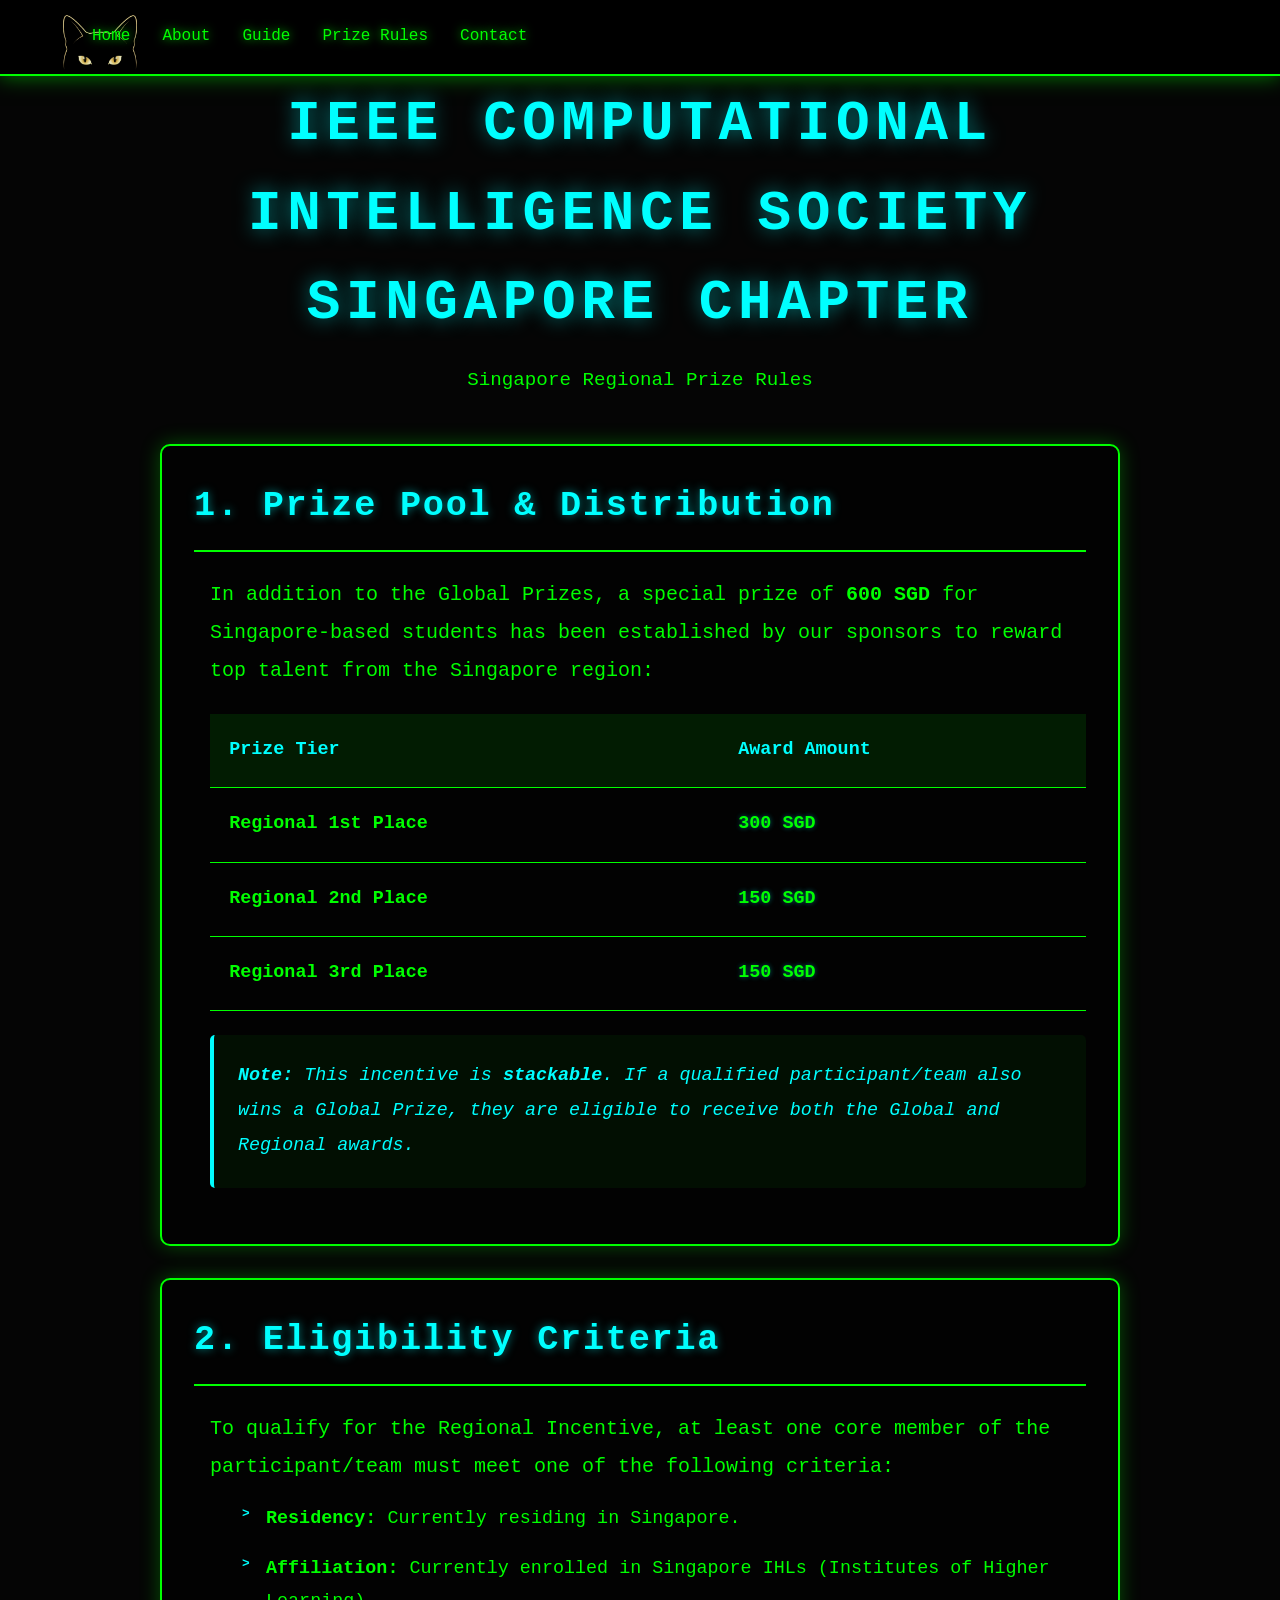
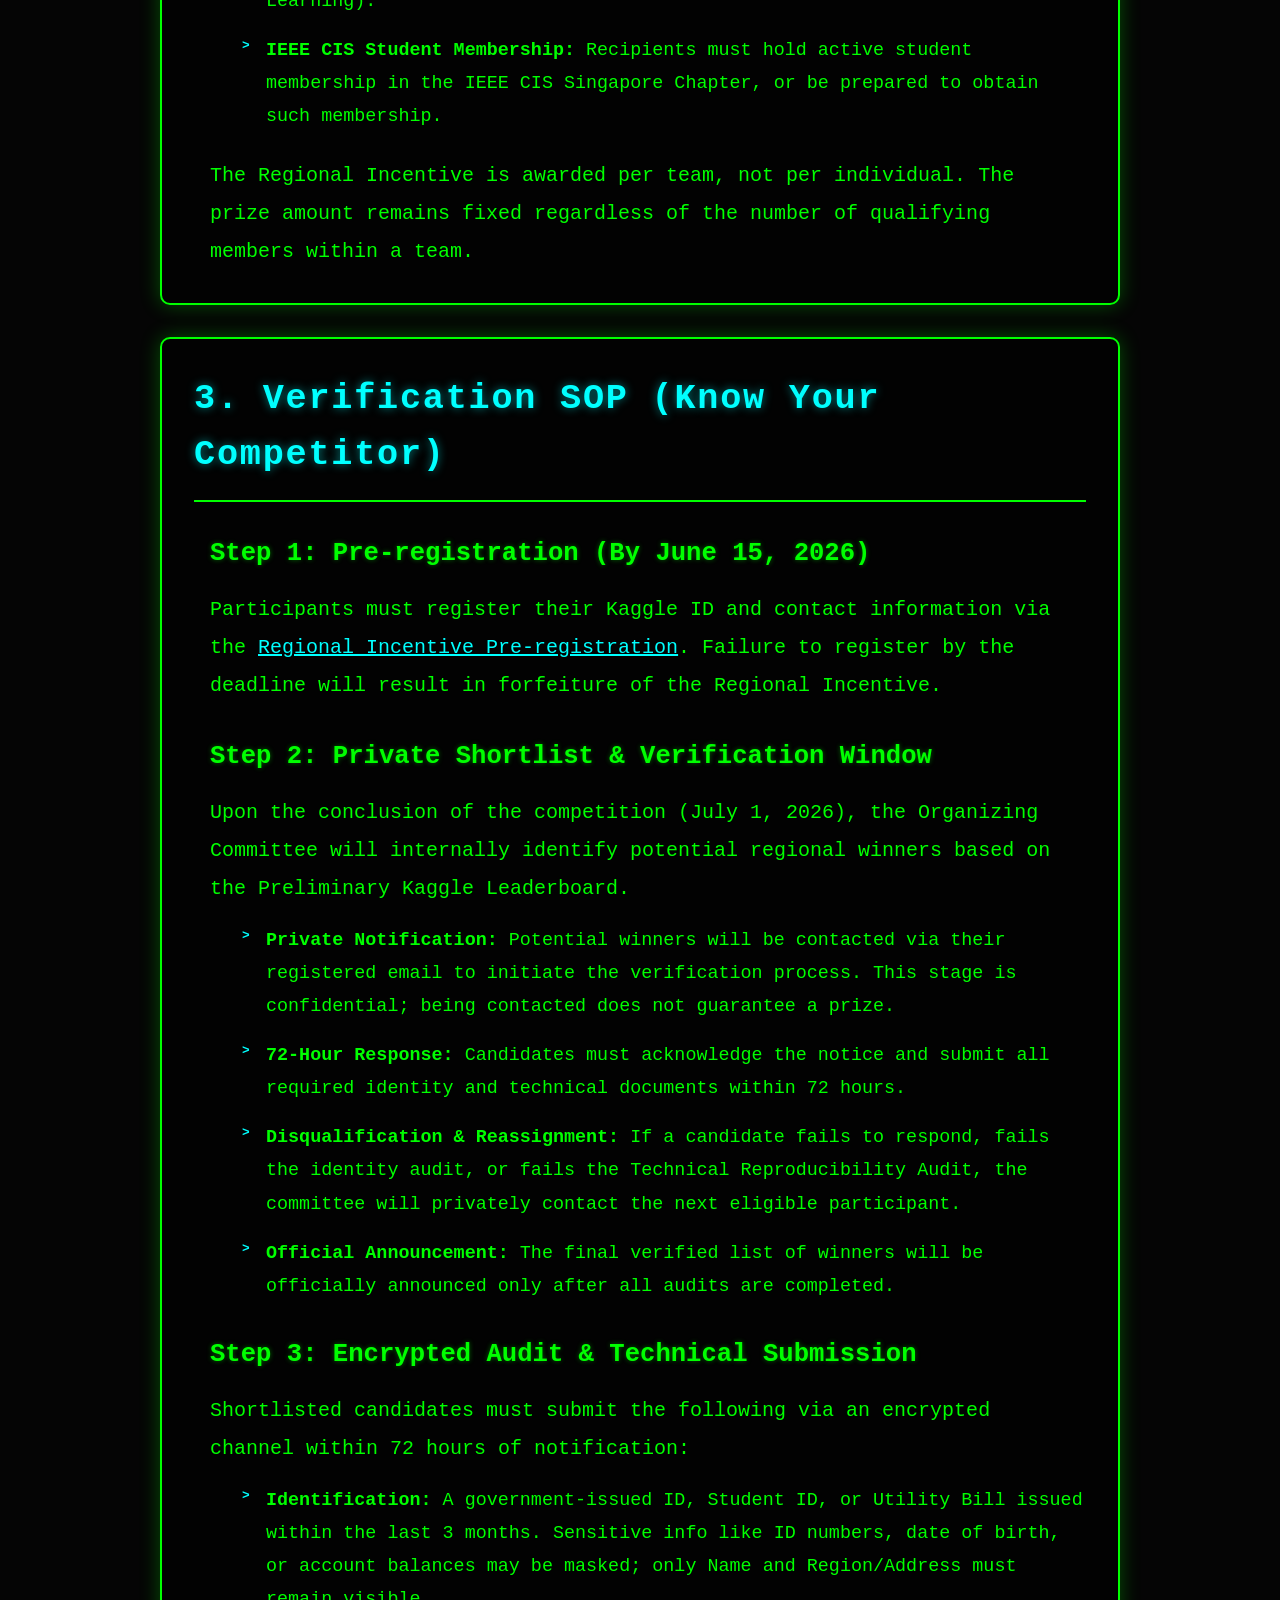
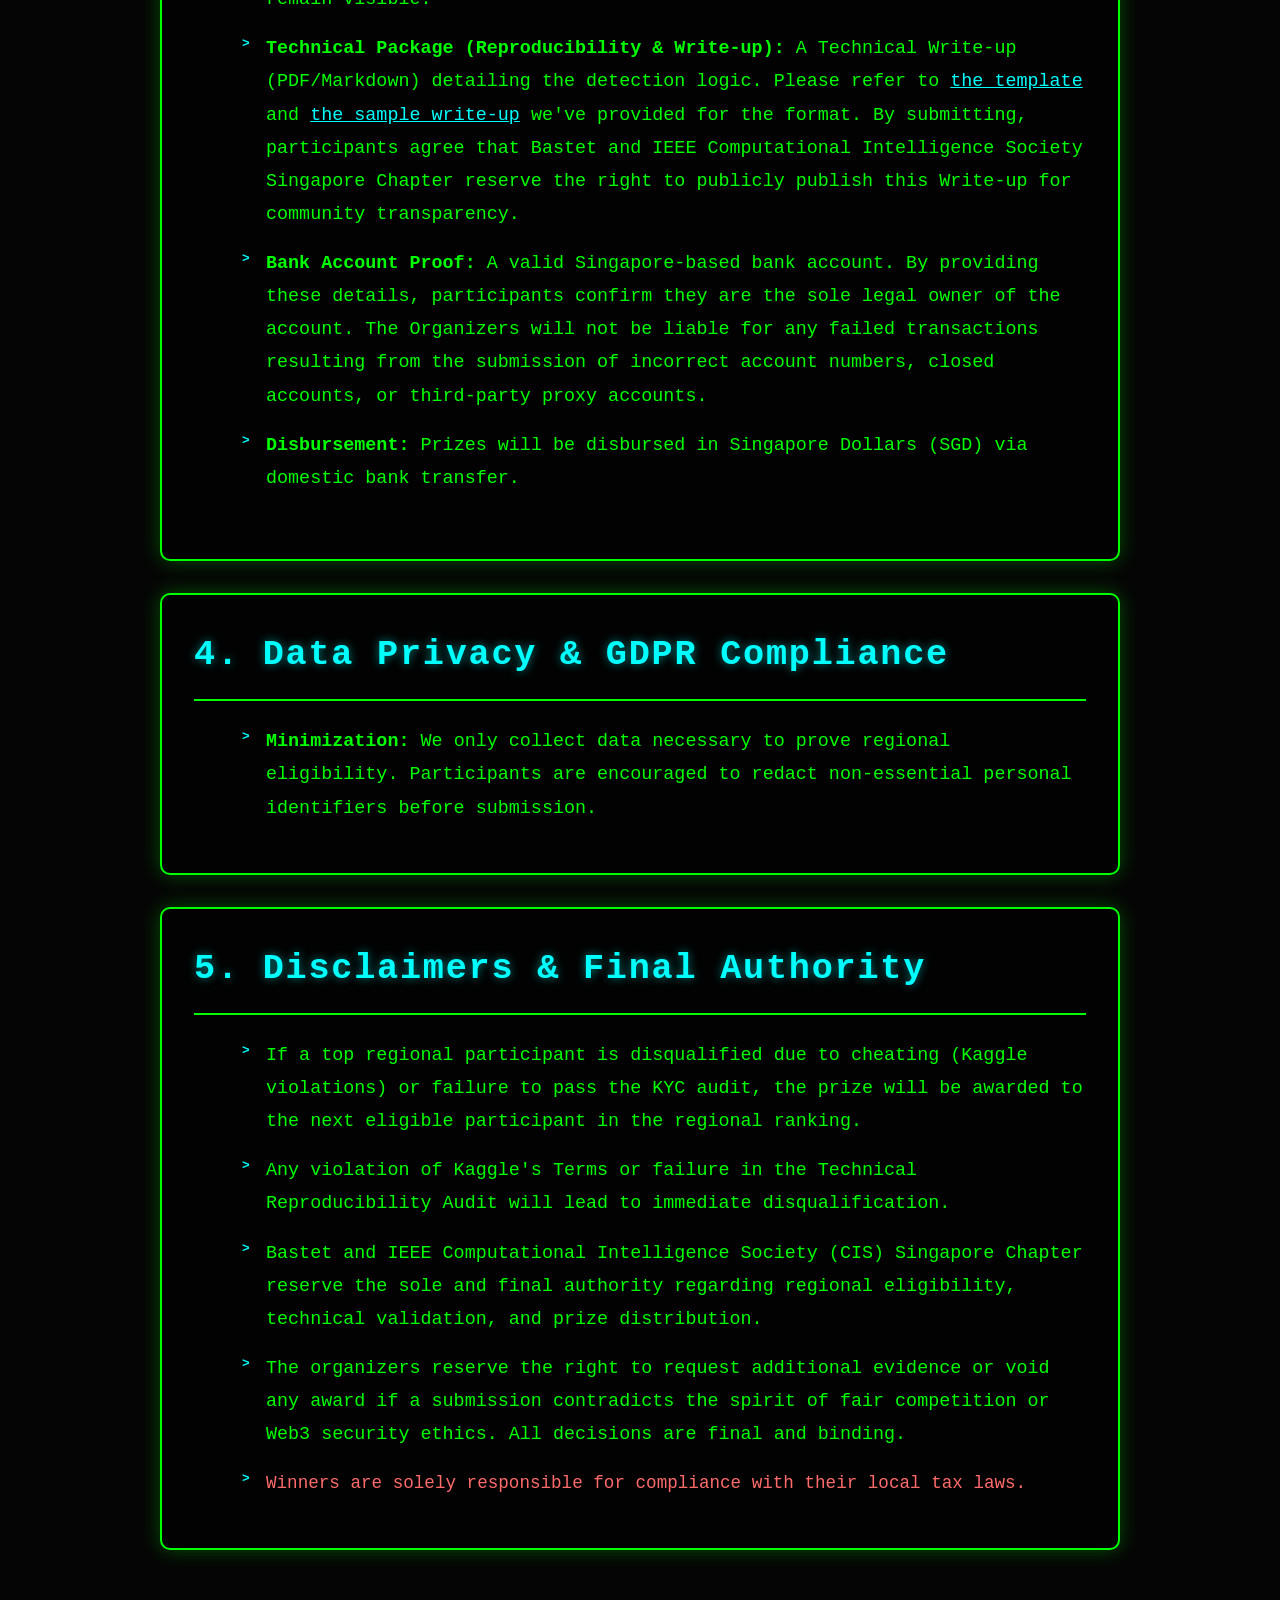
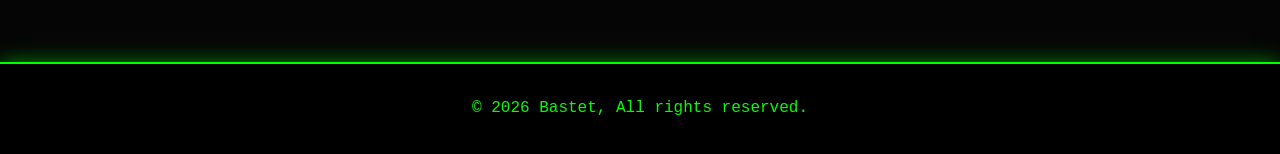
<file: prize-rules-ieee.html>
<!DOCTYPE html>
<html lang="zh-TW">
<head>
    <meta charset="UTF-8">
    <meta name="viewport" content="width=device-width, initial-scale=1.0">
    <title>IEEE CIS Singapore Prize Rules - Bastet Kaggle Competition</title>
    <link rel="stylesheet" href="style.css">
    <!-- Clarity -->
    <script type="text/javascript">
        (function(c,l,a,r,i,t,y){
            c[a]=c[a]||function(){(c[a].q=c[a].q||[]).push(arguments)};
            t=l.createElement(r);t.async=1;t.src="https://www.clarity.ms/tag/"+i;
            y=l.getElementsByTagName(r)[0];y.parentNode.insertBefore(t,y);
        })(window, document, "clarity", "script", "v9bqrgb0ro");
    </script>
    <!-- Google tag (gtag.js) -->
        <script async src="https://www.googletagmanager.com/gtag/js?id=G-KCT51GGSFN"></script>
        <script>
        window.dataLayer = window.dataLayer || [];
        function gtag(){dataLayer.push(arguments);}
        gtag('js', new Date());

        gtag('config', 'G-KCT51GGSFN');
        </script>
    <style>
        .prize-rules-section {
            padding: 5rem 0;
            min-height: auto;
        }

        .prize-rules-container {
            max-width: 1000px;
            margin: 0 auto;
            padding: 0 20px;
        }

        .back-link {
            color: #00ffff;
            text-decoration: none;
            font-size: 1.1rem;
            margin-bottom: 2rem;
            display: inline-block;
            transition: all 0.3s ease;
        }

        .back-link:hover {
            text-shadow: 0 0 10px rgba(0, 255, 255, 0.6);
        }

        .prize-rules-title {
            font-size: 3.5rem;
            color: #00ffff;
            text-shadow: 0 0 20px rgba(0, 255, 255, 0.5);
            text-align: center;
            margin-bottom: 1rem;
            letter-spacing: 0.1em;
        }

        .prize-rules-subtitle {
            text-align: center;
            color: #00ff00;
            font-size: 1.2rem;
            margin-bottom: 3rem;
        }

        .rule-section {
            background: rgba(0, 0, 0, 0.6);
            border: 2px solid #00ff00;
            border-radius: 10px;
            padding: 2rem;
            margin-bottom: 2rem;
            box-shadow: 0 0 20px rgba(0, 255, 0, 0.3);
            transition: all 0.3s ease;
        }

        .rule-section:hover {
            border-color: #00ffff;
            box-shadow: 0 0 30px rgba(0, 255, 255, 0.5);
            background: rgba(0, 0, 0, 0.8);
        }

        .rule-section h3 {
            font-size: 2.2rem;
            color: #00ffff;
            text-shadow: 0 0 10px rgba(0, 255, 255, 0.5);
            margin-bottom: 1.5rem;
            border-bottom: 2px solid #00ff00;
            padding-bottom: 1rem;
            letter-spacing: 0.05em;
        }

        .prize-table {
            width: 100%;
            margin: 1.5rem 0;
            border-collapse: collapse;
        }

        .prize-table tr {
            border-bottom: 1px solid #00ff00;
        }

        .prize-table td, .prize-table th {
            padding: 1.2rem;
            text-align: left;
            color: #00ff00;
            font-size: 1.15rem;
        }

        .prize-table th {
            background: rgba(0, 255, 0, 0.1);
            color: #00ffff;
            font-weight: bold;
            text-shadow: none;
        }

        .prize-amount {
            color: #00ffff;
            font-weight: bold;
            font-size: 1.3rem;
            text-shadow: 0 0 5px rgba(0, 255, 255, 0.4);
        }

        .rule-subsection {
            margin: 2rem 0;
        }

        .rule-subsection h4 {
            font-size: 1.6rem;
            color: #00ff00;
            text-shadow: 0 0 5px rgba(0, 255, 0, 0.4);
            margin-bottom: 1rem;
            margin-left: 1rem;
        }

        .rule-content {
            color: #00ff00;
            line-height: 1.9;
            font-size: 1.25rem;
            margin-left: 1rem;
        }

        .rule-content ul {
            margin: 1rem 0 1rem 2rem;
            list-style: none;
        }

        .rule-content li {
            margin: 1rem 0;
            padding-left: 1.5rem;
            position: relative;
            line-height: 1.8;
        }

        .rule-content li:before {
            content: ">";
            position: absolute;
            left: 0;
            color: #00ffff;
            font-weight: bold;
        }

        .highlight-box {
            background: rgba(0, 255, 0, 0.05);
            border-left: 4px solid #00ffff;
            padding: 1.5rem;
            margin: 1.5rem 0;
            border-radius: 5px;
        }

        .highlight-box p {
            color: #00ffff;
            font-style: italic;
            text-shadow: none;
            font-size: 1.15rem;
        }

        .step-list {
            margin: 1rem 0;
            padding-left: 0;
        }

        .step-list li {
            margin: 1rem 0;
            font-size: 1.15rem;
        }

        .disclaimer {
            color: #ff6b6b;
            font-size: 1.1rem;
            margin-top: 0.5rem;
        }

        .link-text {
            color: #00ffff;
            text-decoration: underline;
        }

        a {
            color: #00ffff;
            text-shadow: none;
        }

        a:hover {
            text-shadow: 0 0 10px rgba(0, 255, 255, 0.6);
        }

        section#prizes {
            padding: 5rem 0;
            min-height: auto;
            display: block;
        }
    </style>
</head>
<body>
    <header>
        <div class="cat-peek-decoration">
            <img src="images/cat_peek.png" alt="Bastet Cat">
        </div>
        <nav>
            <ul>
                <li><a href="index.html#home" data-zh="首頁" data-en="Home">首頁</a></li>
                <li><a href="index.html#about" data-zh="關於比賽" data-en="About">關於比賽</a></li>
                <li><a href="index.html#services" data-zh="賽前準備" data-en="Guide">賽前準備</a></li>
                <li><a href="prize-rules.html" data-zh="獎勵規則" data-en="Prize Rules">獎勵規則</a></li>
                <li><a href="index.html#contact" data-zh="聯絡" data-en="Contact">聯絡</a></li>
            </ul>
            <button id="langToggle" class="lang-toggle">EN</button>
        </nav>
    </header>

    <section id="prizes" class="prize-rules-section">
        <div class="prize-rules-container">
            <h1 class="prize-rules-title">IEEE COMPUTATIONAL INTELLIGENCE SOCIETY SINGAPORE CHAPTER </h1>
            <p class="prize-rules-subtitle">Singapore Regional Prize Rules</p>

            <!-- Prize Pool Section -->
            <div class="rule-section">
                <h3>1. Prize Pool & Distribution</h3>
                <div class="rule-content">
                    <p>In addition to the Global Prizes, a special prize of <strong>600 SGD</strong> for Singapore‑based students has been established by our sponsors to reward top talent from the Singapore region:</p>
                    
                    <table class="prize-table">
                        <tr>
                            <th>Prize Tier</th>
                            <th>Award Amount</th>
                        </tr>
                        <tr>
                            <td><strong>Regional 1st Place</strong></td>
                            <td class="prize-amount">300 SGD</td>
                        </tr>
                        <tr>
                            <td><strong>Regional 2nd Place</strong></td>
                            <td class="prize-amount">150 SGD</td>
                        </tr>
                        <tr>
                            <td><strong>Regional 3rd Place</strong></td>
                            <td class="prize-amount">150 SGD</td>
                        </tr>
                    </table>
                    
                    <div class="highlight-box">
                        <p><strong>Note:</strong> This incentive is <strong>stackable</strong>. If a qualified participant/team also wins a Global Prize, they are eligible to receive both the Global and Regional awards.</p>
                    </div>
                </div>
            </div>

            <!-- Eligibility Section -->
            <div class="rule-section">
                <h3>2. Eligibility Criteria</h3>
                <div class="rule-content">
                    <p>To qualify for the Regional Incentive, at least one core member of the participant/team must meet one of the following criteria:</p>
                    
                    <ul class="step-list">
                        <li><strong>Residency:</strong> Currently residing in Singapore.</li>
                        
                        <li><strong>Affiliation:</strong> Currently enrolled in Singapore IHLs (Institutes of Higher Learning).</li>
                        
                        <li><strong>IEEE CIS Student Membership:</strong> Recipients must hold active student membership in the IEEE CIS Singapore Chapter, or be prepared to obtain such membership.</li>
                    </ul>

                    <p style="margin-top: 1.5rem;">The Regional Incentive is awarded per team, not per individual. The prize amount remains fixed regardless of the number of qualifying members within a team.</p>
                </div>
            </div>

            <!-- Verification SOP Section -->
            <div class="rule-section">
                <h3>3. Verification SOP (Know Your Competitor)</h3>
                
                <div class="rule-subsection">
                    <h4>Step 1: Pre-registration (By June 15, 2026)</h4>
                    <div class="rule-content">
                        <p>Participants must register their Kaggle ID and contact information via the <a href="https://docs.google.com/forms/d/e/1FAIpQLScvexaor-JzMJRMdIIoMeO6r1wdklUTAmWTge7pXfR5mBK4AA/viewform?usp=publish-editor" target="_blank">Regional Incentive Pre-registration</a>. Failure to register by the deadline will result in forfeiture of the Regional Incentive.</p>
                    </div>
                </div>

                <div class="rule-subsection">
                    <h4>Step 2: Private Shortlist & Verification Window</h4>
                    <div class="rule-content">
                        <p>Upon the conclusion of the competition (July 1, 2026), the Organizing Committee will internally identify potential regional winners based on the Preliminary Kaggle Leaderboard.</p>
                        
                        <ul class="step-list">
                            <li><strong>Private Notification:</strong> Potential winners will be contacted via their registered email to initiate the verification process. This stage is confidential; being contacted does not guarantee a prize.</li>
                            
                            <li><strong>72-Hour Response:</strong> Candidates must acknowledge the notice and submit all required identity and technical documents within 72 hours.</li>
                            
                            <li><strong>Disqualification & Reassignment:</strong> If a candidate fails to respond, fails the identity audit, or fails the Technical Reproducibility Audit, the committee will privately contact the next eligible participant.</li>
                            
                            <li><strong>Official Announcement:</strong> The final verified list of winners will be officially announced only after all audits are completed.</li>
                        </ul>
                    </div>
                </div>

                <div class="rule-subsection">
                    <h4>Step 3: Encrypted Audit & Technical Submission</h4>
                    <div class="rule-content">
                        <p>Shortlisted candidates must submit the following via an encrypted channel within 72 hours of notification:</p>
                        
                        <ul class="step-list">
                            <li>
                                <strong>Identification:</strong> A government-issued ID, Student ID, or Utility Bill issued within the last 3 months. Sensitive info like ID numbers, date of birth, or account balances may be masked; only Name and Region/Address must remain visible.
                            </li>
                            
                            <li>
                                <strong>Technical Package (Reproducibility & Write-up):</strong> A Technical Write-up (PDF/Markdown) detailing the detection logic. Please refer to <a href="https://github.com/onesavielabs/Bastet_Kaggle_Website/blob/main/writeups/writeup-template.md" target="_blank">the template</a> and <a href="https://github.com/onesavielabs/Bastet_Kaggle_Website/blob/main/writeups/writeup-example.md" target="_blank">the sample write-up</a> we've provided for the format. By submitting, participants agree that Bastet and IEEE Computational Intelligence Society Singapore Chapter reserve the right to publicly publish this Write-up for community transparency.
                            </li>
                            
                            <li>
                                <strong>Bank Account Proof:</strong> A valid Singapore-based bank account. By providing these details, participants confirm they are the sole legal owner of the account. The Organizers will not be liable for any failed transactions resulting from the submission of incorrect account numbers, closed accounts, or third-party proxy accounts.
                            </li>
                            
                            <li>
                                <strong>Disbursement:</strong> Prizes will be disbursed in Singapore Dollars (SGD) via domestic bank transfer.
                            </li>
                        </ul>
                    </div>
                </div>
            </div>

            <!-- Data Privacy Section -->
            <div class="rule-section">
                <h3>4. Data Privacy & GDPR Compliance</h3>
                <div class="rule-content">
                    <ul class="step-list">
                        <li><strong>Minimization:</strong> We only collect data necessary to prove regional eligibility. Participants are encouraged to redact non-essential personal identifiers before submission.</li>
                    </ul>
                </div>
            </div>

            <!-- Disclaimers & Final Authority Section -->
            <div class="rule-section">
                <h3>5. Disclaimers & Final Authority</h3>
                <div class="rule-content">
                    <ul class="step-list">
                        <li>If a top regional participant is disqualified due to cheating (Kaggle violations) or failure to pass the KYC audit, the prize will be awarded to the next eligible participant in the regional ranking.</li>
                        
                        <li>Any violation of Kaggle's Terms or failure in the Technical Reproducibility Audit will lead to immediate disqualification.</li>
                        
                        <li>Bastet and IEEE Computational Intelligence Society (CIS) Singapore Chapter reserve the sole and final authority regarding regional eligibility, technical validation, and prize distribution.</li>
                        
                        <li>The organizers reserve the right to request additional evidence or void any award if a submission contradicts the spirit of fair competition or Web3 security ethics. All decisions are final and binding.</li>
                        
                        <li><span class="disclaimer">Winners are solely responsible for compliance with their local tax laws.</span></li>
                    </ul>
                </div>
            </div>
        </div>
    </section>

    <footer>
        <p data-zh="&copy; 2026 Bastet. All rights reserved." data-en="&copy; 2026 Bastet, All rights reserved.">&copy; 2026 Bastet. All rights reserved.</p>
    </footer>

    <script src="script.js"></script>
</body>
</html>
</file>
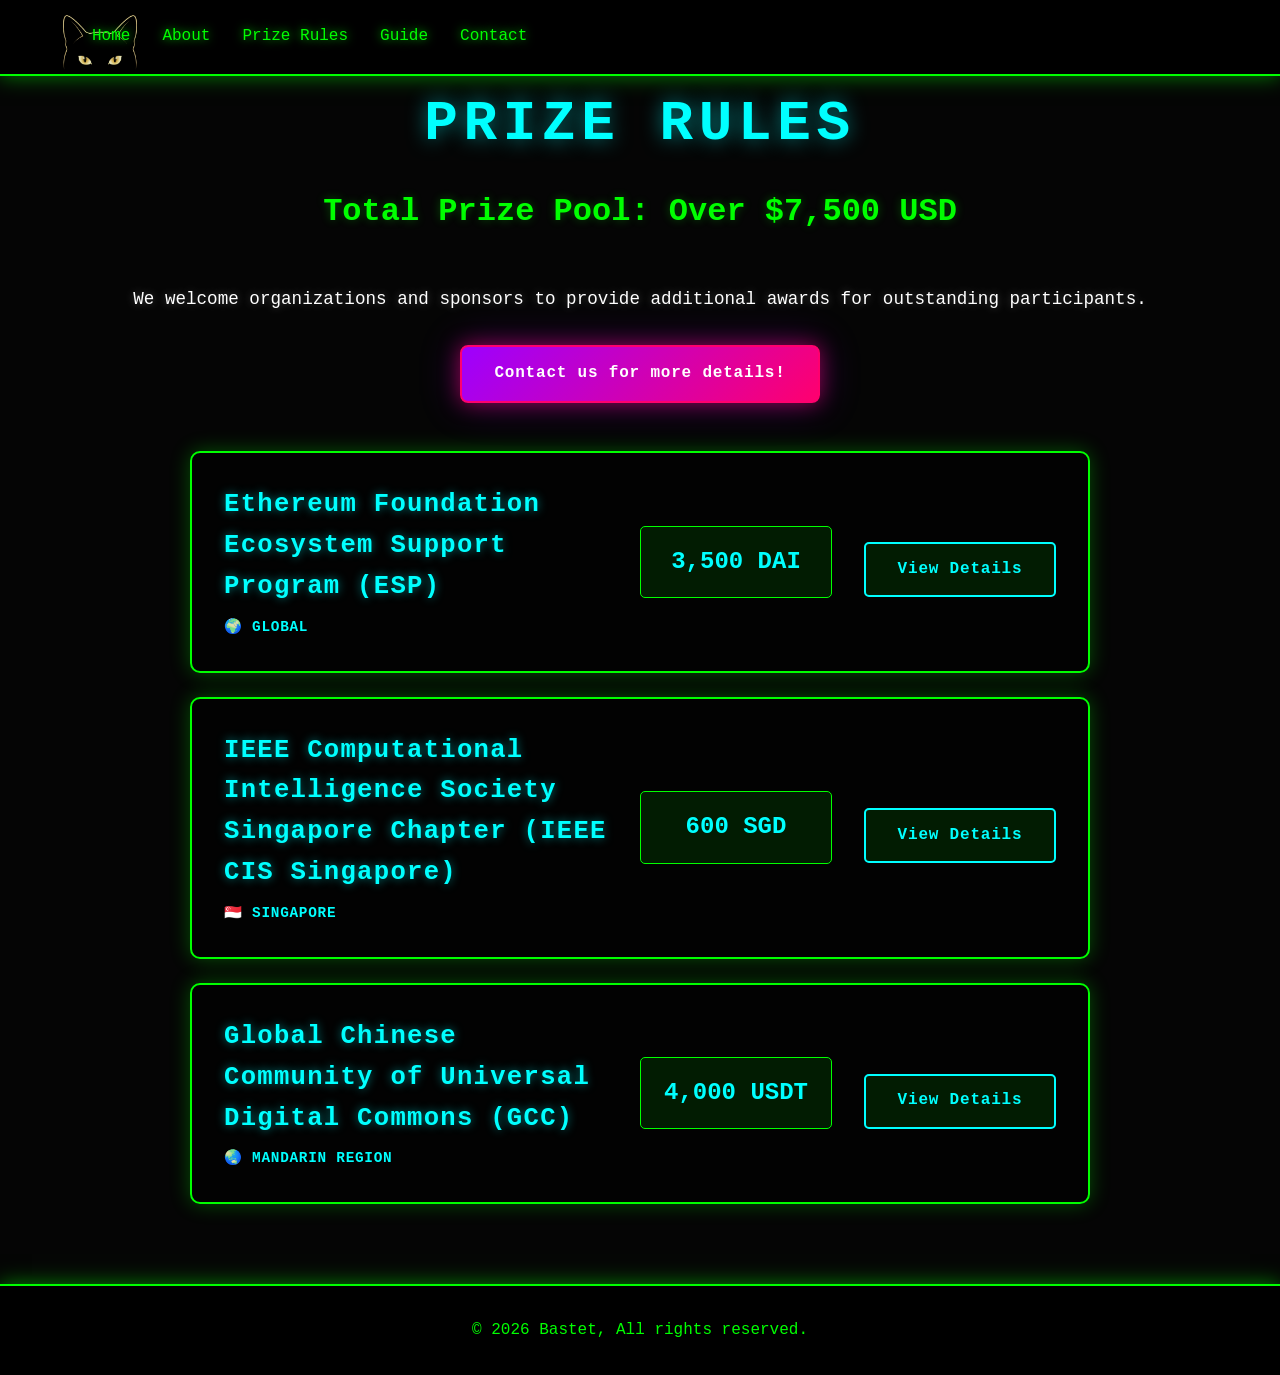
<file: prize-rules.html>
<!DOCTYPE html>
<html lang="zh-TW">
<head>
    <meta charset="UTF-8">
    <meta name="viewport" content="width=device-width, initial-scale=1.0">
    <title>Prize Rules - Bastet Kaggle Competition</title>
    <link rel="stylesheet" href="style.css">
    <!-- Clarity -->
    <script type="text/javascript">
        (function(c,l,a,r,i,t,y){
            c[a]=c[a]||function(){(c[a].q=c[a].q||[]).push(arguments)};
            t=l.createElement(r);t.async=1;t.src="https://www.clarity.ms/tag/"+i;
            y=l.getElementsByTagName(r)[0];y.parentNode.insertBefore(t,y);
        })(window, document, "clarity", "script", "v9bqrgb0ro");
    </script>
    <!-- Google tag (gtag.js) -->
        <script async src="https://www.googletagmanager.com/gtag/js?id=G-KCT51GGSFN"></script>
        <script>
        window.dataLayer = window.dataLayer || [];
        function gtag(){dataLayer.push(arguments);}
        gtag('js', new Date());

        gtag('config', 'G-KCT51GGSFN');
        </script>
    <style>
        .prize-overview-section {
            padding: 3rem 0 5rem 0;
            min-height: 100vh;
            display: flex;
            align-items: center;
        }

        .prize-overview-container {
            width: 100%;
            max-width: 1200px;
            margin: 0 auto;
            padding: 0 20px;
        }

        .prize-overview-title {
            font-size: 3.5rem;
            color: #00ffff;
            text-shadow: 0 0 20px rgba(0, 255, 255, 0.5);
            text-align: center;
            margin-bottom: 1rem;
            letter-spacing: 0.1em;
        }

        .prize-subtitle {
            text-align: center;
            color: #00ff00;
            font-size: 2rem;
            margin-bottom: 3rem;
            text-shadow: 0 0 10px rgba(0, 255, 0, 0.3);
            font-weight: bold;
        }

        .sponsor-welcome {
            text-align: center;
            color: #ffffff;
            font-size: 1.1rem;
            margin-bottom: 2rem;
            text-shadow: 0 0 10px rgba(255, 255, 255, 0.3);
            line-height: 1.6;
        }

        .sponsor-cards-grid {
            display: flex;
            flex-direction: column;
            gap: 1.5rem;
            margin-top: 2rem;
            max-width: 900px;
            margin-left: auto;
            margin-right: auto;
        }

        .sponsor-card {
            background: rgba(0, 0, 0, 0.6);
            border: 2px solid #00ff00;
            border-radius: 10px;
            padding: 2rem;
            box-shadow: 0 0 20px rgba(0, 255, 0, 0.3);
            transition: all 0.3s ease;
            display: grid;
            grid-template-columns: 2fr 1fr 1fr;
            grid-gap: 2rem;
            align-items: center;
            min-height: auto;
        }

        .sponsor-card > div:first-child {
            align-self: start;
            padding-top: 0;
        }

        .sponsor-card:hover {
            border-color: #00ffff;
            box-shadow: 0 0 30px rgba(0, 255, 255, 0.5);
            background: rgba(0, 0, 0, 0.8);
            transform: translateX(10px);
        }

        .sponsor-card h3 {
            font-size: 1.6rem;
            color: #00ffff;
            text-shadow: 0 0 10px rgba(0, 255, 255, 0.5);
            margin-bottom: 0.5rem;
            letter-spacing: 0.05em;
            min-height: auto;
            display: block;
        }

        .sponsor-scope {
            font-size: 1rem;
            color: #00ff00;
            margin-bottom: 0;
            line-height: 1.4;
        }

        .sponsor-scope-label {
            color: #00ffff;
            font-weight: bold;
            font-size: 0.9rem;
            text-transform: uppercase;
            letter-spacing: 0.05em;
        }

        .prize-amount-highlight {
            background: rgba(0, 255, 0, 0.1);
            border: 1px solid #00ff00;
            padding: 1rem;
            border-radius: 5px;
            color: #00ffff;
            font-weight: bold;
            font-size: 1.5rem;
            width: 100%;
            min-height: auto;
            display: flex;
            align-items: center;
            justify-content: center;
        }

        .prize-details {
            color: #00ff00;
            font-size: 0.95rem;
            line-height: 1.6;
            margin: 0;
        }

        .sponsor-card-content {
            flex-grow: 0;
            display: flex;
            flex-direction: column;
            justify-content: center;
            align-items: center;
            width: 100%;
        }

        .sponsor-card a {
            display: inline-block;
            padding: 0.8rem 1.5rem;
            background: rgba(0, 255, 0, 0.1);
            border: 2px solid #00ffff;
            color: #00ffff;
            text-decoration: none;
            border-radius: 5px;
            font-size: 1rem;
            transition: all 0.3s ease;
            font-weight: bold;
            letter-spacing: 0.05em;
            text-align: center;
            align-self: center;
            margin-top: 1rem;
        }

        .sponsor-card a:hover {
            background: rgba(0, 255, 255, 0.2);
            box-shadow: 0 0 20px rgba(0, 255, 255, 0.5);
            text-shadow: 0 0 10px rgba(0, 255, 255, 0.8);
        }

        section#prizes {
            padding: 5rem 0;
            min-height: auto;
            display: block;
        }

        .sponsor-contact-btn {
            display: block;
            margin: 1.5rem auto 3rem auto;
            background: linear-gradient(135deg, #9d00ff 0%, #ff006e 100%);
            color: #ffffff;
            border: 2px solid #ff006e;
            padding: 0.9rem 2rem;
            border-radius: 8px;
            font-size: 1rem;
            font-weight: bold;
            cursor: pointer;
            box-shadow: 0 0 20px rgba(255, 0, 110, 0.5), 0 0 40px rgba(157, 0, 255, 0.3);
            transition: all 0.3s ease;
            text-decoration: none;
            letter-spacing: 0.05em;
            width: fit-content;
        }

        .sponsor-contact-btn:hover {
            background: linear-gradient(135deg, #ff006e 0%, #9d00ff 100%);
            border-color: #ff006e;
            color: #ffffff;
            box-shadow: 0 0 30px rgba(255, 0, 110, 0.8), 0 0 50px rgba(157, 0, 255, 0.6);
            text-shadow: 0 0 15px rgba(255, 0, 110, 0.8);
            transform: translateY(-2px);
        }

        @media (max-width: 1024px) {
            .sponsor-card {
                grid-template-columns: 1fr;
                grid-gap: 1rem;
            }
        }

        @media (max-width: 768px) {
            .sponsor-card {
                grid-template-columns: 1fr;
            }
    </style>
</head>
<body>
    <header>
        <div class="cat-peek-decoration">
            <img src="images/cat_peek.png" alt="Bastet Cat">
        </div>
        <nav>
            <ul>
                <li><a href="index.html#home" data-zh="首頁" data-en="Home">首頁</a></li>
                <li><a href="index.html#about" data-zh="關於比賽" data-en="About">關於比賽</a></li>
                <li><a href="prize-rules.html" data-zh="獎勵規則" data-en="Prize Rules">獎勵規則</a></li>
                <li><a href="index.html#services" data-zh="賽前準備" data-en="Guide">賽前準備</a></li>
                <li><a href="index.html#contact" data-zh="聯絡" data-en="Contact">聯絡</a></li>
            </ul>
            <button id="langToggle" class="lang-toggle">EN</button>
        </nav>
    </header>

    <section id="prizes" class="prize-overview-section">
        <div class="prize-overview-container">
            <h1 class="prize-overview-title">PRIZE RULES </h1>
            <p class="prize-subtitle">Total Prize Pool: Over $7,500 USD</p>
            <p class="sponsor-welcome">We welcome organizations and sponsors to provide additional awards for outstanding participants.</p>
            <a href="index.html#contact" class="sponsor-contact-btn">Contact us for more details!</a>
            <div class="sponsor-cards-grid">
                <!-- Ethereum Foundation Ecosystem Support Program  -->
                <div class="sponsor-card">
                    <div>
                        <h3>Ethereum Foundation Ecosystem Support Program  (ESP)</h3>
                        <p class="sponsor-scope">
                            <span class="sponsor-scope-label">🌍 Global</span>
                        </p>
                    </div>
                    <div class="sponsor-card-content">
                        <div class="prize-amount-highlight">3,500 DAI</div>
                    </div>
                    <a href="prize-rules-esp.html">View Details</a>
                </div>

                <!-- IEEE CIS Singapore Chapter -->
                <div class="sponsor-card">
                    <div>
                        <h3>IEEE Computational Intelligence Society Singapore Chapter (IEEE CIS Singapore)</h3>
                        <p class="sponsor-scope">
                            <span class="sponsor-scope-label">🇸🇬 Singapore</span>
                        </p>
                    </div>
                    <div class="sponsor-card-content">
                        <div class="prize-amount-highlight">600 SGD</div>
                    </div>
                    <a href="prize-rules-ieee.html">View Details</a>
                </div>

                <!-- GCC -->
                <div class="sponsor-card">
                    <div>
                        <h3>Global Chinese Community of Universal Digital Commons (GCC)</h3>
                        <p class="sponsor-scope">
                            <span class="sponsor-scope-label">🌏 Mandarin Region</span>
                        </p>
                    </div>
                    <div class="sponsor-card-content">
                        <div class="prize-amount-highlight">4,000 USDT</div>
                    </div>
                    <a href="prize-rules-gcc.html">View Details</a>
                </div>
            </div>
        </div>
    </section>

    <footer>
        <p data-zh="&copy; 2026 Bastet. All rights reserved." data-en="&copy; 2026 Bastet, All rights reserved.">&copy; 2026 Bastet. All rights reserved.</p>
    </footer>

    <script src="script.js"></script>
</body>
</html>
</file>
<file: style.css>
.gcc-icon {
    width: 200px !important;
    height: auto;
}
* {
    margin: 0;
    padding: 0;
    box-sizing: border-box;
}

body {
    font-family: 'Courier New', Consolas, monospace;
    line-height: 1.6;
    color: #00ff00;
    background: #0a0a0a url('images/cat_first_page.jpg') no-repeat center center fixed;
    background-size: cover;
    position: relative;
}

body::before {
    content: '';
    position: fixed;
    top: 0;
    left: 0;
    width: 100%;
    height: 100%;
    background: rgba(0, 0, 0, 0.75);
    z-index: -1;
}

.container {
    max-width: 1200px;
    margin: 0 auto;
    padding: 0 20px;
}

/* Header & Navigation */
header {
    background: #000;
    color: #00ff00;
    padding: 1.5rem 0;
    position: fixed;
    width: 100%;
    top: 0;
    z-index: 1000;
    border-bottom: 2px solid #00ff00;
    box-shadow: 0 0 20px rgba(0, 255, 0, 0.5);
}

.cat-peek-decoration {
    position: absolute;
    top: -21px;
    left: -40px;
    z-index: 999;
    pointer-events: none;
}

.cat-peek-decoration img {
    width: 280px;
    height: auto;
    display: block;
    filter: brightness(0.9) saturate(0.8) drop-shadow(0 2px 8px rgba(0, 0, 0, 0.5));
}

nav {
    display: flex;
    justify-content: space-between;
    align-items: center;
    max-width: 1200px;
    margin: 0 auto;
    padding: 0 20px;
    position: relative;
    z-index: 1002;
}

.nav-logo {
    display: flex;
    align-items: center;
}

.cat-peek-logo {
    height: 60px;
    width: auto;
    border-radius: 50%;
    border: 2px solid #00ff00;
    box-shadow: 0 0 15px rgba(0, 255, 0, 0.6);
    transition: all 0.3s ease;
    cursor: pointer;
}

.cat-peek-logo:hover {
    transform: scale(1.1) rotate(5deg);
    border-color: #00ffff;
    box-shadow: 0 0 25px rgba(0, 255, 255, 0.8);
}

.nav-right {
    display: flex;
    align-items: center;
    gap: 2rem;
}

nav ul {
    display: flex;
    list-style: none;
}

nav ul li {
    margin-left: 2rem;
}

.lang-toggle {
    display: none;
    background: transparent;
    color: #00ff00;
    border: 2px solid #00ff00;
    padding: 0.5rem 1rem;
    font-family: 'Courier New', Consolas, monospace;
    font-size: 1rem;
    cursor: pointer;
    transition: all 0.3s;
    text-shadow: 0 0 10px rgba(0, 255, 0, 0.8);
    box-shadow: 0 0 10px rgba(0, 255, 0, 0.3);
    border-radius: 5px;
}

.lang-toggle:hover {
    background: rgba(0, 255, 0, 0.1);
    color: #00ffff;
    border-color: #00ffff;
    text-shadow: 0 0 15px rgba(0, 255, 255, 1);
    box-shadow: 0 0 20px rgba(0, 255, 255, 0.5);
    transform: scale(1.05);
}

nav a {
    color: #00ff00;
    text-decoration: none;
    transition: all 0.3s;
    text-shadow: 0 0 10px rgba(0, 255, 0, 0.8);
}

nav a:hover {
    color: #00ffff;
    text-shadow: 0 0 20px rgba(0, 255, 255, 1);
}

/* Sections */
section {
    padding: 5rem 0;
    min-height: 100vh;
    display: flex;
    align-items: center;
}

section#contact {
    min-height: auto;
    padding-bottom: 2rem;
}

section:nth-child(even) {
    background: #050505;
}

.hero {
    background: transparent;
    color: #00ff00;
    text-align: center;
    margin-top: 60px;
    position: relative;
    overflow: hidden;
}

.hero::before {
    content: '';
    position: absolute;
    top: 0;
    left: 0;
    right: 0;
    bottom: 0;
    background: repeating-linear-gradient(
        0deg,
        rgba(0, 255, 0, 0.03) 0px,
        rgba(0, 255, 0, 0.03) 1px,
        transparent 1px,
        transparent 2px
    );
    pointer-events: none;
}

.hero h2 {
    font-size: 3rem;
    margin-bottom: 1rem;
    color: #00ff00;
    text-shadow: 0 0 20px rgba(0, 255, 0, 0.8);
    letter-spacing: 0.1em;
}

.hero .main-title {
    font-size: 4.5rem;
    margin-bottom: 0.8rem;
    color: #00ffff;
    text-shadow: 0 0 30px rgba(0, 255, 255, 1), 0 0 50px rgba(0, 255, 255, 0.5);
    letter-spacing: 0.15em;
    font-weight: bold;
    text-transform: uppercase;
}

.hero .subtitle {
    font-size: 1.2rem;
    margin-bottom: 3.5rem;
    color: rgba(0, 255, 0, 0.8);
    text-shadow: 0 0 15px rgba(0, 255, 0, 0.48);
    letter-spacing: 0.12em;
    max-width: 1000px;
    margin-left: auto;
    margin-right: auto;
    line-height: 1.8;
    font-weight: 600;
}

.hero p {
    font-size: 1.5rem;
}

.countdown-container {
    margin-top: 1.5rem;
    padding: 3rem;
    background: rgba(0, 0, 0, 0.8);
    border-radius: 10px;
    border: 2px solid #00ff00;
    box-shadow: 0 0 30px rgba(0, 255, 0, 0.5), inset 0 0 30px rgba(0, 255, 0, 0.1);
    position: relative;
    z-index: 1;
}

.countdown-container h3 {
    font-size: 2rem;
    margin-bottom: 2rem;
    color: #00ffff;
    text-shadow: 0 0 15px rgba(0, 255, 255, 0.8);
}

#countdown {
    font-size: 3rem;
    font-weight: bold;
    color: #00ff00;
    text-shadow: 0 0 20px rgba(0, 255, 0, 1);
    letter-spacing: 0.05em;
}

#countdown span {
    color: #00ffff;
    font-size: 5rem;
    font-weight: bold;
    text-shadow: 0 0 30px rgba(0, 255, 255, 1), 0 0 50px rgba(0, 255, 255, 0.5);
    display: inline-block;
    margin: 0 0.2rem;
    animation: glow 2s ease-in-out infinite alternate;
}

#countdown .separator {
    color: #00ff00;
    font-size: 5rem;
    margin: 0;
    animation: none;
}

@keyframes glow {
    from {
        text-shadow: 0 0 20px rgba(0, 255, 255, 1), 0 0 30px rgba(0, 255, 255, 0.8);
    }
    to {
        text-shadow: 0 0 30px rgba(0, 255, 255, 1), 0 0 50px rgba(0, 255, 255, 1);
    }
}

/* 倒數狀態區域 */
.countdown-status {
    margin-bottom: 0.8rem;
    display: flex;
    flex-direction: row;
    align-items: center;
    justify-content: center;
    gap: 2rem;
}

.live-badge {
    font-size: 1.8rem;
    font-weight: bold;
    color: #ff0000;
    text-shadow: 0 0 15px rgba(255, 0, 0, 0.8);
    margin: 0;
    letter-spacing: 0.1em;
    display: flex;
    align-items: center;
    gap: 0.8rem;
    white-space: nowrap;
}

.live-dot {
    display: inline-block;
    animation: pulse-red 1s ease-in-out infinite;
}

@keyframes pulse-red {
    0%, 100% {
        color: #ff0000;
        text-shadow: 0 0 10px rgba(255, 0, 0, 0.8);
    }
    50% {
        color: #ff6666;
        text-shadow: 0 0 20px rgba(255, 0, 0, 1);
    }
}

.countdown-label {
    font-size: 1.2rem;
    color: #00ffff;
    text-shadow: 0 0 10px rgba(0, 255, 255, 0.8);
    margin: 0;
    letter-spacing: 0.05em;
}

.supporter-section {
    margin-top: 3rem;
    display: flex;
    flex-direction: column;
    align-items: center;
    justify-content: center;
    width: 100%;
    gap: 0;
}

.supporter-group {
    display: flex;
    flex-direction: row;
    align-items: center;
    justify-content: center;
    gap: 2rem;
    flex-wrap: nowrap;
    margin: 0;
}

.knowledge-partner-group {
    margin-top: 2rem;
}

.supporters-logos {
    display: flex;
    align-items: center;
    justify-content: center;
    gap: 2rem;
    flex-wrap: wrap;
}

.supporters-logos .supporter-icon {
    width: 180px;
}

.supporter-title {
    font-size: 2.5rem;
    color: #00ff00;
    text-shadow: 0 0 15px rgba(0, 255, 0, 0.8);
    margin-bottom: 0;
    letter-spacing: 0.1em;
}

.supporter-icon {
    width: 200px;
    height: auto;
    transition: all 0.3s ease;
    filter: brightness(1);
}

.supporter-icon:hover {
    transform: scale(1.05);
    filter: brightness(1.3) drop-shadow(0 0 20px rgba(0, 255, 255, 0.8));
}

.esp-icon {
    width: 550px;
    max-width: 95vw;
}

.supporter-group:last-child .supporter-icon {
    width: 200px;
}

.supporter-group:last-child .supporter-title {
    font-size: 1.8rem;
}
.media-partner-group .supporter-title {
    font-size: 3.5rem;
}

h2 {
    font-size: 2.5rem;
    margin-bottom: 1rem;
    color: #00ff00;
    text-shadow: 0 0 15px rgba(0, 255, 0, 0.8);
}

/* About Section */
.mission-statement {
    text-align: center;
    margin: 3rem 0;
    padding: 2rem;
    background: rgba(0, 255, 0, 0.05);
    border: 2px solid #00ff00;
    border-radius: 10px;
    box-shadow: 0 0 20px rgba(0, 255, 0, 0.3);
}

.mission-title {
    font-size: 2.2rem;
    color: #ffffff;
    text-shadow: 0 0 15px rgba(255, 255, 255, 0.8);
    margin-bottom: 1.5rem;
    letter-spacing: 0.1em;
}

.mission-highlight {
    font-size: 1.8rem;
    color: #00ffff;
    text-shadow: 0 0 20px rgba(0, 255, 255, 0.8);
    font-weight: bold;
    letter-spacing: 0.05em;
    line-height: 1.6;
    max-width: 100%;
    margin: 0 auto;
    white-space: nowrap;
}

.objectives {
    display: grid;
    grid-template-columns: repeat(auto-fit, minmax(300px, 1fr));
    gap: 2rem;
    margin-top: 3rem;
}

.objective-card {
    padding: 2rem;
    background: rgba(0, 0, 0, 0.6);
    border: 2px solid #00ff00;
    border-radius: 10px;
    box-shadow: 0 0 20px rgba(0, 255, 0, 0.3);
    transition: all 0.3s ease;
}

.objective-card:hover {
    transform: translateY(-5px);
    box-shadow: 0 0 30px rgba(0, 255, 255, 0.5);
    border-color: #00ffff;
}

.icon-wrapper {
    text-align: center;
    margin-bottom: 1rem;
}

.objective-icon {
    font-size: 3rem;
    color: #00ff00;
    text-shadow: 0 0 20px rgba(0, 255, 0, 0.8);
}

.objective-card h4 {
    font-size: 1.5rem;
    color: #ffffff;
    text-shadow: 0 0 15px rgba(255, 255, 255, 0.8);
    margin-bottom: 1rem;
    text-align: center;
}

.objective-card p {
    font-size: 1.1rem;
    color: #00ff00;
    line-height: 1.8;
    text-align: center;
}

/* Services / Guide Section */
.guide-intro {
    text-align: center;
    font-size: 1.3rem;
    color: #00ffff;
    margin-bottom: 3rem;
    text-shadow: 0 0 10px rgba(0, 255, 255, 0.6);
}

.guide-steps {
    display: grid;
    grid-template-columns: 1fr;
    gap: 3rem;
    margin-top: 2rem;
    max-width: 800px;
    margin-left: auto;
    margin-right: auto;
    position: relative;
}

/* Cat Paw Prints - Background Style */
.cat-paw-print {
    position: absolute;
    opacity: 0;
    transition: opacity 1.5s ease-out;
    z-index: 0;
    pointer-events: none;
}

.cat-paw-print.visible {
    opacity: 0.4;
}

.cat-paw-print img {
    width: 120px;
    height: auto;
    filter: brightness(1.2) drop-shadow(0 0 15px rgba(0, 255, 0, 0.5));
}

.cat-paw-print.paw-1 {
    left: -100px;
    top: 0;
}

.cat-paw-print.paw-1 img {
    transform: rotate(-25deg);
}

.cat-paw-print.paw-2 {
    left: -100px;
    top: 33%;
}

.cat-paw-print.paw-2 img {
    transform: rotate(-25deg);
}

.cat-paw-print.paw-3 {
    left: -100px;
    top: 66%;
}

.cat-paw-print.paw-3 img {
    transform: rotate(-25deg);
}

.step-card {
    padding: 2.5rem;
    background: rgba(0, 0, 0, 0.6);
    border: 2px solid #00ff00;
    border-radius: 10px;
    box-shadow: 0 0 20px rgba(0, 255, 0, 0.3);
    transition: all 0.3s ease;
    position: relative;
    z-index: 1;
}

.step-card:hover {
    transform: translateY(-5px);
    box-shadow: 0 0 30px rgba(0, 255, 255, 0.5);
    border-color: #00ffff;
}

.step-number {
    position: absolute;
    top: -20px;
    left: 20px;
    background: #000;
    color: #00ffff;
    font-size: 2.5rem;
    font-weight: bold;
    padding: 0.5rem 1.5rem;
    border: 2px solid #00ffff;
    border-radius: 5px;
    text-shadow: 0 0 20px rgba(0, 255, 255, 1);
}

.step-card h3 {
    font-size: 1.5rem;
    color: #ffffff;
    text-shadow: 0 0 15px rgba(255, 255, 255, 0.8);
    margin-bottom: 1.5rem;
    margin-top: 2.5rem;
}

.step-list {
    list-style: none;
    padding: 0;
}

.step-list li {
    font-size: 1.1rem;
    color: #00ff00;
    line-height: 2;
    padding-left: 1.5rem;
    position: relative;
}

.step-list li:before {
    content: '▶';
    position: absolute;
    left: 0;
    color: #00ffff;
    font-size: 0.8rem;
}

.guide-link {
    color: #00ffff;
    text-decoration: underline;
    text-shadow: 0 0 10px rgba(0, 255, 255, 0.8);
    transition: all 0.3s ease;
}

.guide-link:hover {
    color: #ffffff;
    text-shadow: 0 0 20px rgba(255, 255, 255, 1);
    text-decoration: none;
}

/* Contact Section */
.contact-content {
    text-align: center;
    padding: 2rem;
}

.update-notice {
    font-size: 1.3rem;
    color: #00ffff;
    text-shadow: 0 0 15px rgba(0, 255, 255, 0.8);
    margin-bottom: 1rem;
    line-height: 1.8;
}

.contact-link-text {
    font-size: 1.3rem;
    margin-bottom: 3rem;
    text-align: center;
}

.contact-inline-link {
    display: inline-flex;
    align-items: center;
    justify-content: center;
    gap: 1rem;
    font-size: 1.5rem;
    color: #00ffff;
    text-decoration: none;
    text-shadow: 0 0 15px rgba(0, 255, 255, 0.8);
    padding: 1rem 2rem;
    border: 2px solid #00ffff;
    border-radius: 5px;
    transition: all 0.3s ease;
    background: rgba(0, 255, 255, 0.05);
}

.contact-inline-link:hover {
    background: rgba(0, 255, 255, 0.1);
    transform: translateY(-3px);
    box-shadow: 0 0 25px rgba(0, 255, 255, 0.6);
    color: #ffffff;
    border-color: #ffffff;
    text-shadow: 0 0 25px rgba(255, 255, 255, 1);
}

.contact-link-text {
    font-size: 1.3rem;
    margin-bottom: 3rem;
    text-align: center;
}

.contact-info {
    text-align: center;
}

.bastet-more {
    margin-top: 2rem;
    padding-top: 3rem;
}

.bastet-title {
    font-size: 2rem;
    color: #ffffff;
    text-shadow: 0 0 20px rgba(255, 255, 255, 0.8);
    margin-bottom: 2rem;
    letter-spacing: 0.1em;
}

/* Competition Link 區域 - 標題與按鈕橫向排列 */
.competition-link-section {
    display: flex;
    align-items: center;
    justify-content: center;
    gap: 2rem;
    margin-bottom: 1.5rem;
    flex-wrap: wrap;
}

.competition-link-section .bastet-title {
    margin-bottom: 0;
    font-size: 2rem;
}

.competition-link-section .notify-trigger-inline {
    margin: 0;
}

.bastet-links {
    display: flex;
    justify-content: center;
    gap: 3rem;
    flex-wrap: wrap;
}

.bastet-link {
    display: flex;
    align-items: center;
    justify-content: center;
    gap: 1rem;
    font-size: 1.5rem;
    color: #00ffff;
    text-decoration: none;
    text-shadow: 0 0 15px rgba(0, 255, 255, 0.8);
    padding: 1rem 2rem;
    border: 2px solid #00ffff;
    border-radius: 5px;
    transition: all 0.3s ease;
    background: rgba(0, 255, 255, 0.05);
}

.bastet-link:hover {
    background: rgba(0, 255, 255, 0.1);
    transform: translateY(-3px);
    box-shadow: 0 0 25px rgba(0, 255, 255, 0.6);
    color: #ffffff;
    border-color: #ffffff;
}

.link-icon {
    font-size: 1.2rem;
    color: #00ff00;
}

/* Supports Section */
.supports-section {
    margin-top: 15rem;
    padding-top: 3rem;
}

.support-logos {
    display: flex;
    align-items: center;
    justify-content: center;
    gap: 4rem;
    flex-wrap: wrap;
}

.support-icon {
    width: 200px;
    height: auto;
    transition: all 0.3s ease;
    filter: brightness(1);
}

.support-icon:hover {
    transform: scale(1.05);
    filter: brightness(1.3) drop-shadow(0 0 20px rgba(0, 255, 255, 0.8));
}

/* Footer */
footer {
    background: #000;
    color: #00ff00;
    text-align: center;
    padding: 2rem 0;
    border-top: 2px solid #00ff00;
    box-shadow: 0 0 20px rgba(0, 255, 0, 0.5);
}

/* Responsive */
@media (max-width: 768px) {
    /* Container padding adjustment for mobile */
    .container {
        padding: 0 15px;
    }
    
    /* Navigation - improved mobile layout */
    header {
        padding: 0.8rem 0;
    }
    
    nav {
        flex-direction: column;
        gap: 1rem;
    }
    
    nav ul {
        flex-direction: row;
        flex-wrap: wrap;
        justify-content: center;
        margin: 0;
    }

    nav ul li {
        margin: 0.5rem;
    }
    
    nav a {
        font-size: 0.9rem;
    }
    
    .lang-toggle {
        padding: 0.4rem 0.8rem;
        font-size: 0.9rem;
    }

    /* Hero Section - optimized for mobile */
    section {
        padding: 3rem 0;
        min-height: auto;
    }
    
    .hero {
        margin-top: 100px;
        padding: 2rem 0;
    }

    .hero .main-title {
        font-size: 2rem;
        letter-spacing: 0.05em;
        line-height: 1.2;
        margin-bottom: 1rem;
    }
    
    .hero .subtitle {
        font-size: 0.9rem;
        margin-bottom: 1.5rem;
        white-space: normal;
        line-height: 1.5;
        padding: 0 10px;
    }

    /* Countdown - mobile friendly */
    .countdown-container {
        padding: 1.5rem 1rem;
        margin-top: 1.5rem;
    }
    
    #countdown {
        font-size: 1.2rem;
        display: flex;
        flex-wrap: wrap;
        justify-content: center;
        align-items: center;
        gap: 0.3rem;
    }
    
    #countdown span {
        font-size: 2.5rem;
        margin: 0;
    }
    
    #countdown .separator {
        font-size: 2.5rem;
        margin: 0 0.1rem;
    }
    
    /* Supporter Section - stacked on mobile */
    .supporter-section {
        flex-direction: column;
        gap: 1rem;
        margin-top: 2rem;
    }
    
    .supporter-title {
        font-size: 1.2rem;
    }
    
    .supporter-icon {
        width: 120px;
    }
    
    /* About Section - mobile optimization */
    h2 {
        font-size: 1.8rem;
        text-align: center;
        margin-bottom: 1.5rem;
    }
    
    .mission-statement {
        padding: 1.5rem;
        margin: 2rem 0;
    }
    
    .mission-title {
        font-size: 1.5rem;
        margin-bottom: 1rem;
    }
    
    .mission-highlight {
        font-size: 1.3rem;
        white-space: normal;
        line-height: 1.6;
    }
    
    /* Objective Cards - single column on mobile */
    .objectives {
        grid-template-columns: 1fr;
        gap: 1.5rem;
        margin-top: 2rem;
    }
    
    .objective-card {
        padding: 1.5rem;
    }
    
    .objective-card h4 {
        font-size: 1.2rem;
        white-space: normal;
        line-height: 1.4;
    }
    
    .objective-card p {
        font-size: 1rem;
        line-height: 1.6;
    }
    
    /* Guide Section - mobile friendly */
    .guide-intro {
        font-size: 1.1rem;
        margin-bottom: 2rem;
        padding: 0 10px;
    }
    
    .guide-steps {
        gap: 2rem;
        padding: 0 10px;
    }
    
    .step-card {
        padding: 2rem 1.5rem;
    }
    
    .step-number {
        font-size: 1.8rem;
        padding: 0.3rem 1rem;
        top: -15px;
        left: 15px;
    }
    
    .step-card h3 {
        font-size: 1.2rem;
        margin-top: 2rem;
    }
    
    .step-list li {
        font-size: 1rem;
        line-height: 1.8;
    }
    
    /* Contact Section - mobile layout */
    .contact-content {
        padding: 1rem;
    }
    
    .update-notice {
        font-size: 1.1rem;
        line-height: 1.6;
        padding: 0 10px;
    }
    
    .contact-link-text {
        font-size: 1.1rem;
        margin-bottom: 2rem;
    }
    
    .bastet-more {
        margin-top: 2rem;
        padding-top: 2rem;
    }
    
    .bastet-title {
        font-size: 1.5rem;
        margin-bottom: 1.5rem;
    }
    
    .bastet-links {
        flex-direction: column;
        gap: 1.5rem;
        align-items: stretch;
    }
    
    .bastet-link {
        font-size: 1.2rem;
        padding: 1rem 1.5rem;
        width: 100%;
        max-width: 350px;
        margin: 0 auto;
    }
    
    /* Footer - mobile spacing */
    footer {
        padding: 1.5rem 1rem;
        font-size: 0.9rem;
    }
}

/* Extra small devices (phones in portrait) */
@media (max-width: 480px) {
    .hero .main-title {
        font-size: 1.5rem;
    }
    
    .hero .subtitle {
        font-size: 0.8rem;
    }
    
    #countdown span {
        font-size: 2rem;
    }
    
    #countdown .separator {
        font-size: 2rem;
    }
    
    .mission-highlight {
        font-size: 1.1rem;
    }
    
    .step-card {
        padding: 1.5rem 1rem;
    }
    
    .bastet-link {
        font-size: 1rem;
        padding: 0.8rem 1rem;
    }
}

/* 内联通知按钮 (放在 Competition Link 下方) */
.notify-trigger-inline {
    display: inline-block;
    margin: 25px 0;
    background: linear-gradient(135deg, #ee66ff, #cc66dd);
    color: #fff;
    border: 2px solid #dd66ee;
    padding: 16px 40px;
    border-radius: 50px;
    font-size: 1.1rem;
    font-weight: bold;
    cursor: pointer;
    box-shadow: 0 4px 20px rgba(221, 102, 238, 0.5), 0 0 10px rgba(204, 102, 221, 0.3);
    transition: all 0.3s ease;
    animation: pulse 2s infinite;
    font-family: 'Courier New', Consolas, monospace;
    text-align: center;
    text-decoration: none;
}

.notify-trigger-inline:hover {
    transform: translateY(-3px) scale(1.05);
    box-shadow: 0 6px 30px rgba(221, 102, 238, 0.7), 0 0 20px rgba(204, 102, 221, 0.5);
    background: linear-gradient(135deg, #ff77ff, #dd77ee);
}

/* 保留原浮动按钮样式（已不使用） */
.notify-trigger {
    position: fixed;
    bottom: 30px;
    right: 30px;
    background: linear-gradient(135deg, #ee66ff, #cc66dd);
    color: #fff;
    border: 2px solid #dd66ee;
    padding: 15px 25px;
    border-radius: 50px;
    font-size: 1rem;
    font-weight: bold;
    cursor: pointer;
    z-index: 99999;
    box-shadow: 0 4px 20px rgba(221, 102, 238, 0.5), 0 0 10px rgba(204, 102, 221, 0.3);
    transition: all 0.3s ease;
    animation: pulse 2s infinite;
    font-family: 'Courier New', Consolas, monospace;
}

.notify-trigger:hover {
    transform: translateY(-3px);
    box-shadow: 0 6px 30px rgba(221, 102, 238, 0.7), 0 0 20px rgba(204, 102, 221, 0.5);
    background: linear-gradient(135deg, #ff77ff, #dd77ee);
}

@keyframes pulse {
    0%, 100% {
        box-shadow: 0 4px 20px rgba(221, 102, 238, 0.5), 0 0 10px rgba(204, 102, 221, 0.3);
    }
    50% {
        box-shadow: 0 6px 30px rgba(221, 102, 238, 0.7), 0 0 15px rgba(204, 102, 221, 0.5);
    }
}

.notify-modal {
    display: none;
    position: fixed;
    top: 0;
    left: 0;
    width: 100%;
    height: 100%;
    background: rgba(0, 0, 0, 0.85);
    z-index: 10000;
    justify-content: center;
    align-items: center;
    backdrop-filter: blur(5px);
}

.notify-modal.active {
    display: flex;
    animation: fadeIn 0.3s ease;
}

@keyframes fadeIn {
    from {
        opacity: 0;
    }
    to {
        opacity: 1;
    }
}

.notify-modal-content {
    background: #1a1a1a;
    border: 3px solid #dd66ee;
    border-radius: 20px;
    padding: 40px;
    max-width: 500px;
    width: 90%;
    position: relative;
    box-shadow: 0 0 50px rgba(221, 102, 238, 0.35), 0 0 30px rgba(204, 102, 221, 0.2);
    animation: slideUp 0.4s ease;
}

@keyframes slideUp {
    from {
        transform: translateY(50px);
        opacity: 0;
    }
    to {
        transform: translateY(0);
        opacity: 1;
    }
}

.notify-close {
    position: absolute;
    top: 15px;
    right: 20px;
    background: transparent;
    border: none;
    color: #dd66ee;
    font-size: 2rem;
    cursor: pointer;
    transition: all 0.3s ease;
    line-height: 1;
}

.notify-close:hover {
    color: #ff6666;
    transform: rotate(90deg);
}

.notify-header {
    text-align: center;
    margin-bottom: 20px;
}

.notify-cat-icon {
    width: 80px;
    height: auto;
    max-height: none;
    margin-bottom: 15px;
    display: block;
    object-fit: contain;
    filter: drop-shadow(0 0 12px rgba(221, 102, 238, 0.5)) drop-shadow(0 0 6px rgba(204, 102, 221, 0.3));
}

.notify-header h3 {
    color: #ee66ff;
    font-size: 1.8rem;
    margin: 0;
    text-shadow: 0 0 8px rgba(238, 102, 255, 0.3), 0 0 4px rgba(204, 102, 221, 0.2);
    font-family: 'Courier New', Consolas, monospace;
}

.notify-description {
    color: #ffbbee;
    text-align: center;
    margin-bottom: 25px;
    font-size: 1.15rem;
    line-height: 1.6;
}

.notify-form {
    display: flex;
    flex-direction: column;
    gap: 15px;
    margin-bottom: 20px;
}

.notify-input {
    background: rgba(221, 102, 238, 0.08);
    border: 2px solid #aa55bb;
    border-radius: 10px;
    padding: 15px;
    color: #ee99ff;
    font-size: 1rem;
    font-family: 'Courier New', Consolas, monospace;
    transition: all 0.3s ease;
}

.notify-input:focus {
    outline: none;
    background: rgba(221, 102, 238, 0.12);
    border-color: #dd66ee;
    box-shadow: 0 0 15px rgba(221, 102, 238, 0.35), 0 0 8px rgba(204, 102, 221, 0.2);
}

.notify-input::placeholder {
    color: rgba(238, 153, 255, 0.5);
}

.notify-submit {
    background: linear-gradient(135deg, #ee66ff, #cc66dd);
    color: #fff;
    border: 2px solid #dd66ee;
    border-radius: 10px;
    padding: 15px;
    font-size: 1.1rem;
    font-weight: bold;
    cursor: pointer;
    transition: all 0.3s ease;
    font-family: 'Courier New', Consolas, monospace;
}

.notify-submit:hover {
    background: linear-gradient(135deg, #ff77ff, #dd77ee);
    transform: translateY(-2px);
    box-shadow: 0 5px 20px rgba(221, 102, 238, 0.5), 0 0 15px rgba(204, 102, 221, 0.3);
}

.notify-submit:active {
    transform: translateY(0);
}

.notify-privacy {
    color: rgba(200, 200, 200, 0.6);
    font-size: 0.85rem;
    text-align: center;
    margin: 0;
    line-height: 1.4;
}

.notify-success {
    text-align: center;
    padding: 20px;
}

.notify-success h3 {
    color: #ee66ff;
    font-size: 1.5rem;
    margin-bottom: 10px;
    text-shadow: 0 0 12px rgba(238, 102, 255, 0.6);
}

.notify-success p {
    color: #ffbbee;
    font-size: 1.1rem;
    line-height: 1.5;
}

/* 响应式设计 */
@media (max-width: 768px) {
    .notify-trigger-inline {
        padding: 14px 30px;
        font-size: 1rem;
        width: 100%;
        max-width: 300px;
        display: block;
        margin: 20px auto;
    }
    
    .notify-trigger {
        bottom: 20px;
        right: 20px;
        padding: 12px 20px;
        font-size: 0.9rem;
    }
    
    .notify-modal-content {
        padding: 30px 20px;
    }
    
    .notify-header h3 {
        font-size: 1.5rem;
    }
    
    .notify-cat-icon {
        width: 60px;
        height: 60px;
    }
}

@media (max-width: 480px) {
    .notify-trigger-inline {
        padding: 12px 25px;
        font-size: 0.95rem;
    }
}
</file>
